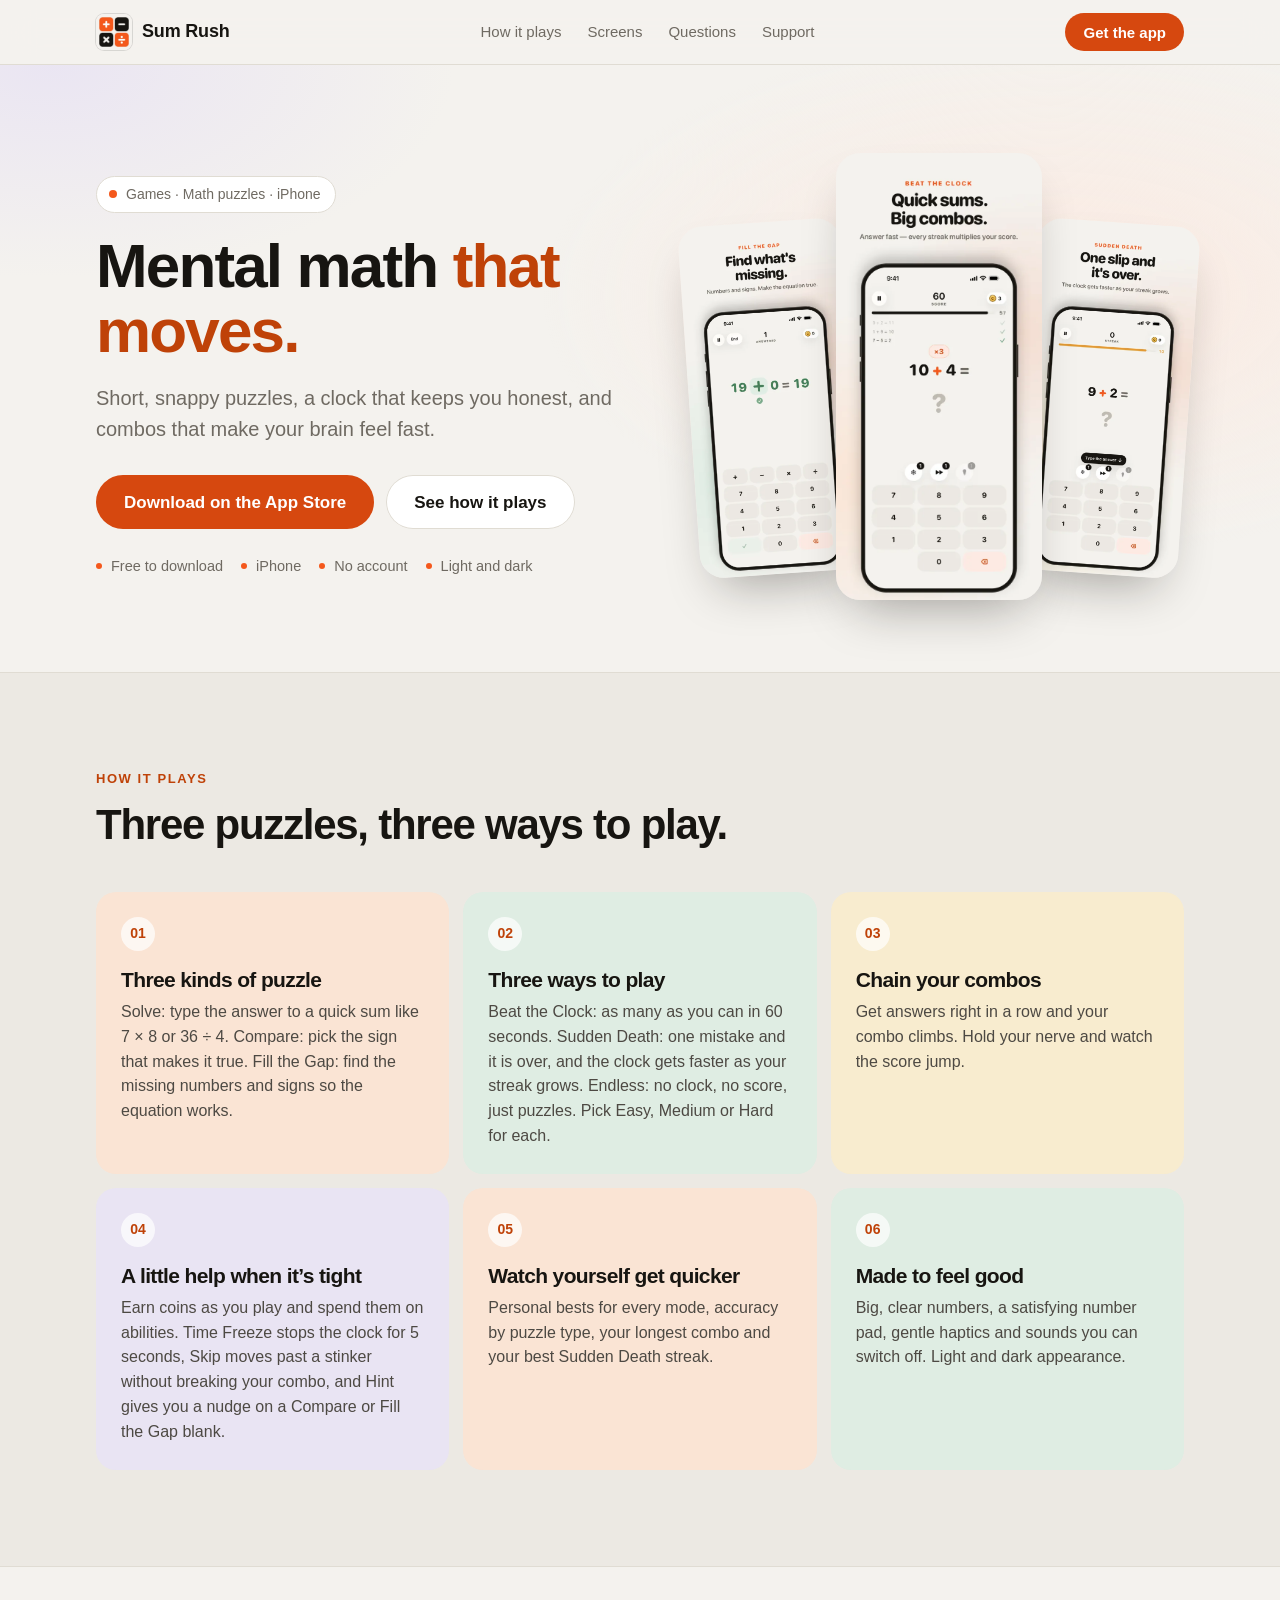
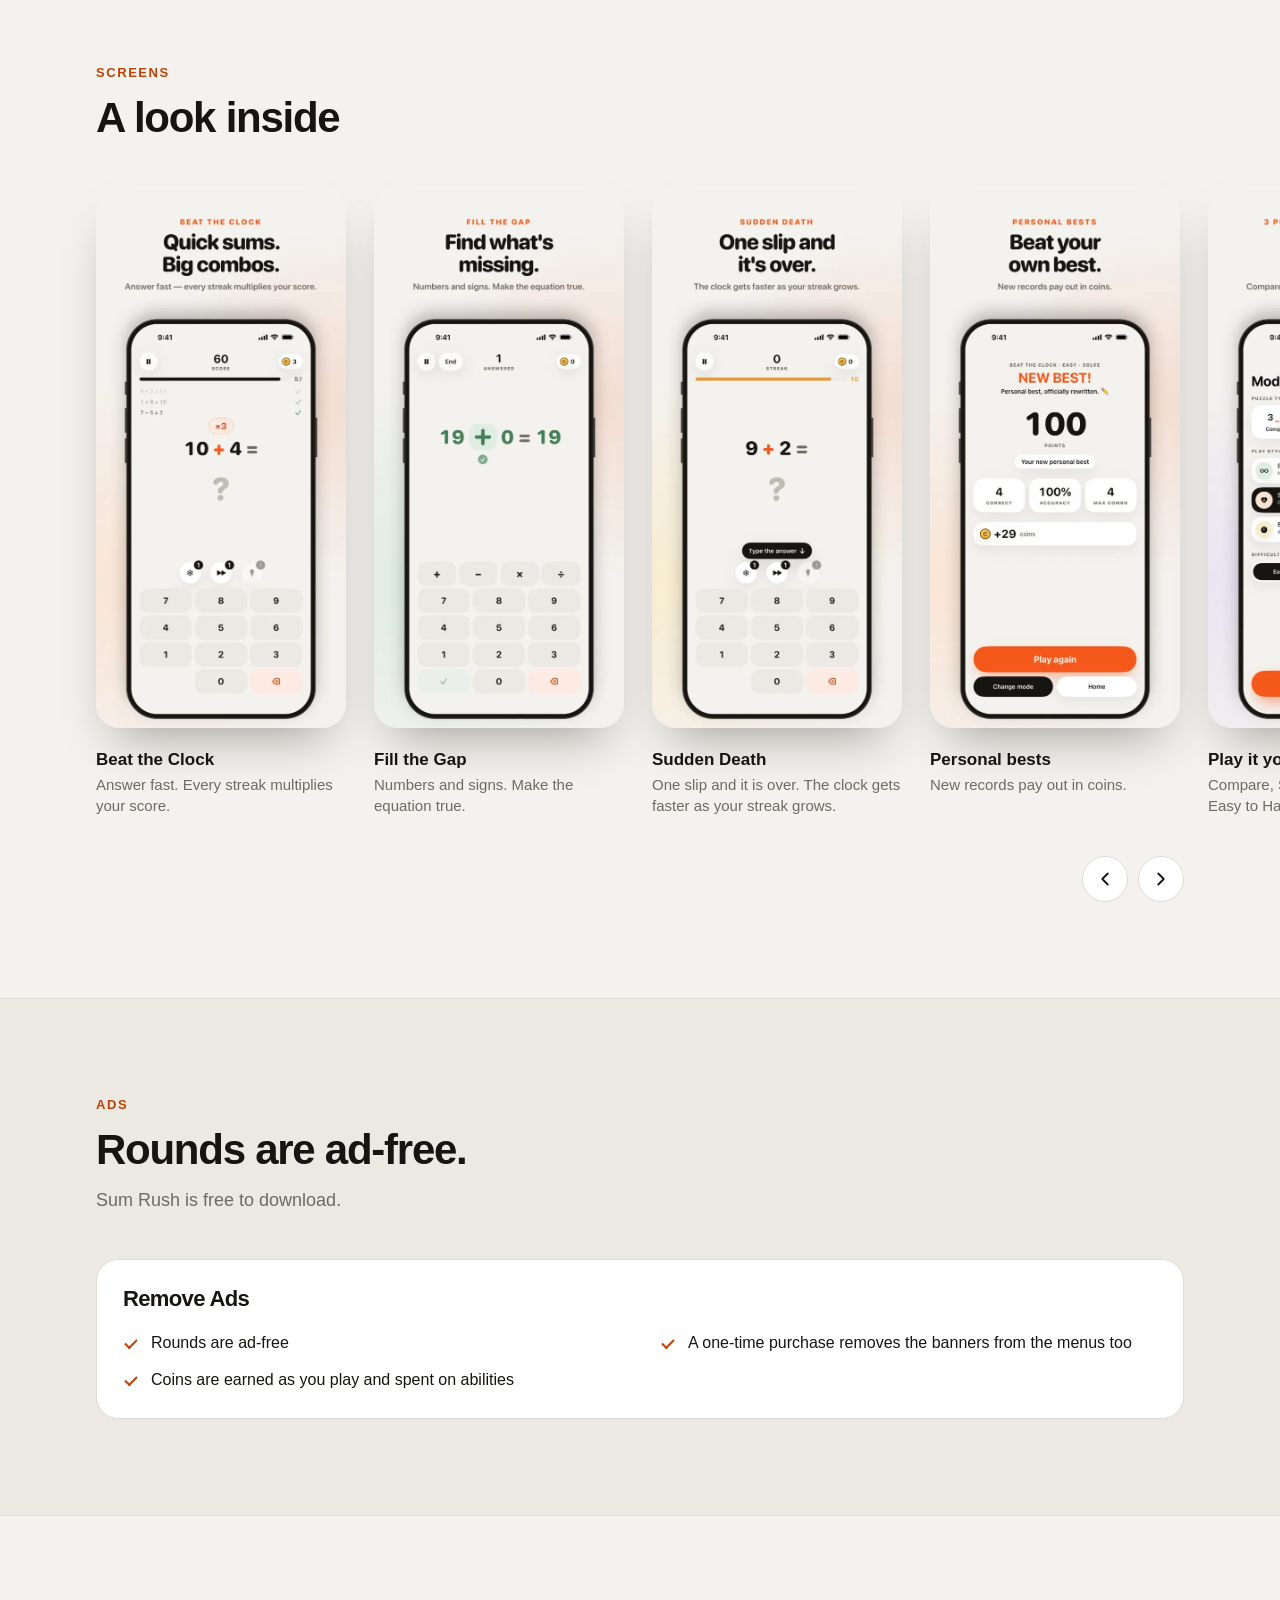
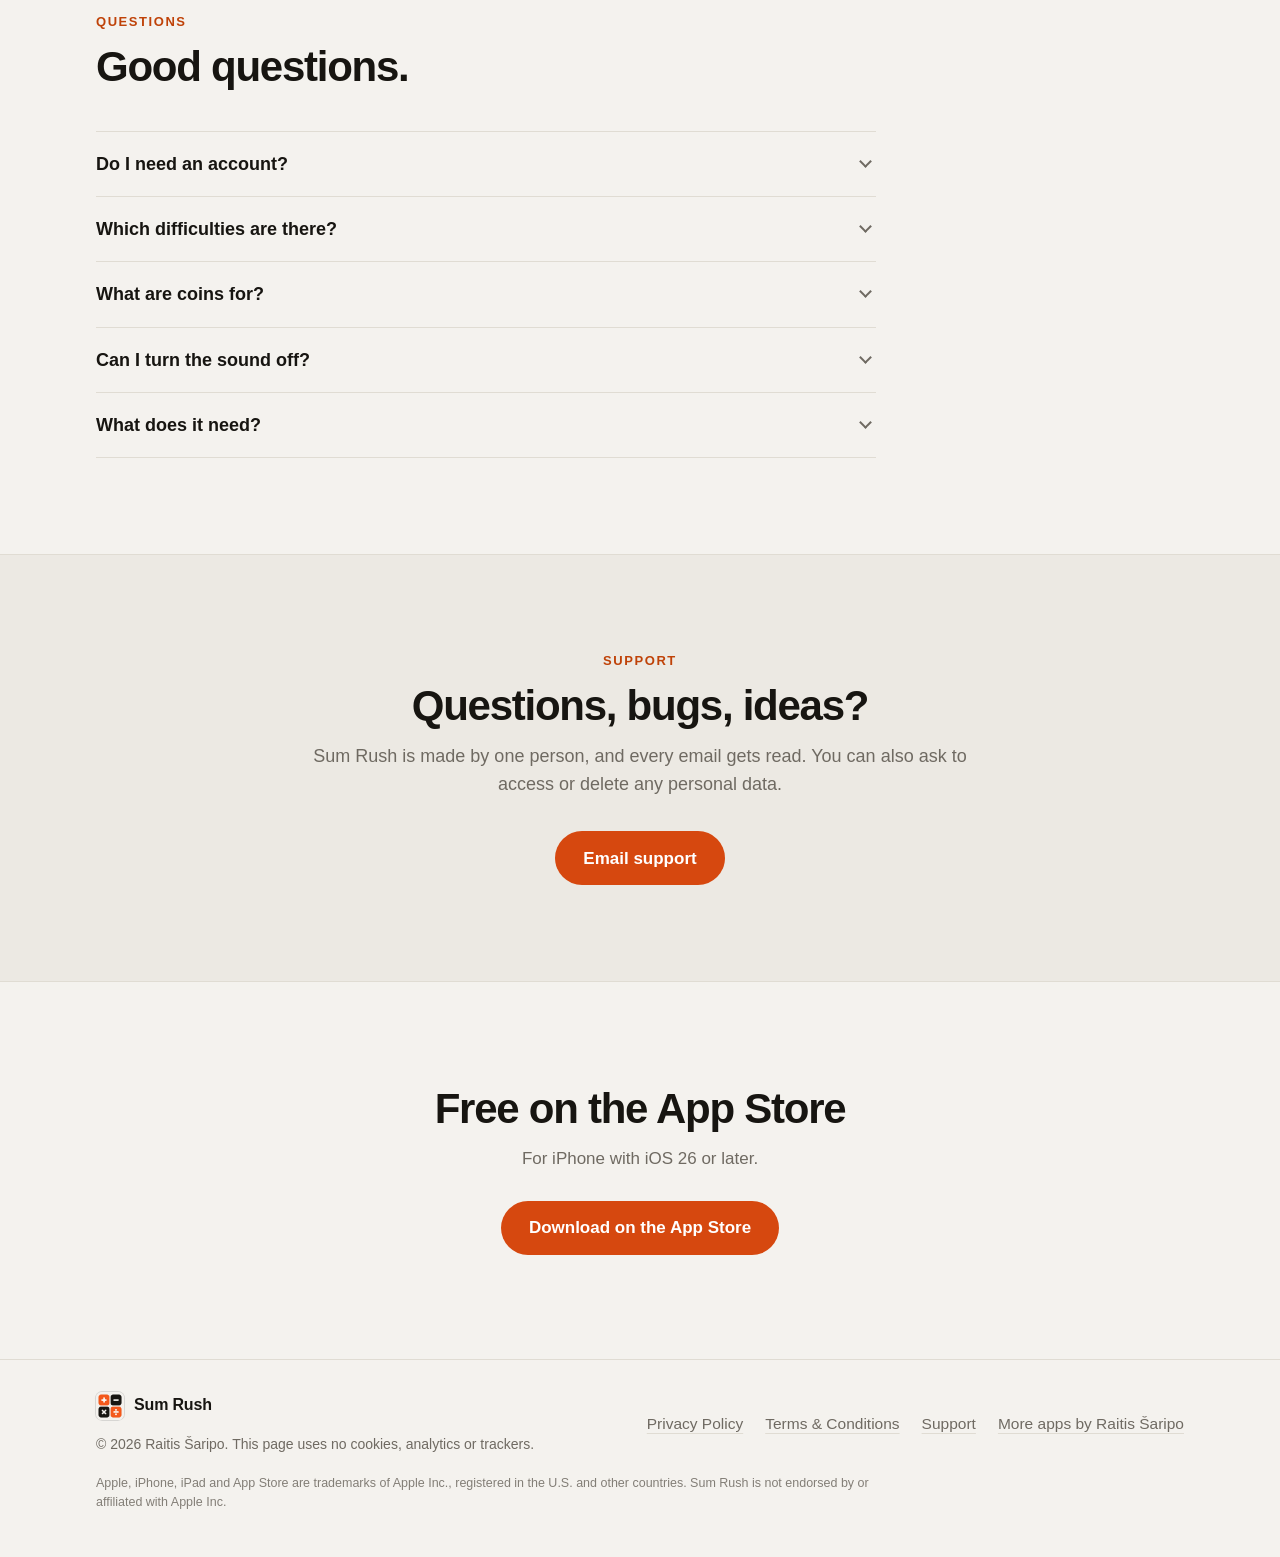
<file: index.html>
<!doctype html>
<html lang="en">
<head>
    <meta charset="utf-8" />
    <meta name="viewport" content="width=device-width, initial-scale=1, viewport-fit=cover" />
    <title>Sum Rush: Mental Math Games for iPhone</title>
    <meta name="description" content="Short, snappy mental math puzzles with a clock and combos. Solve, Compare and Fill the Gap. Free for iPhone." />
    <meta name="theme-color" content="#F4F2EE" />
    <meta name="color-scheme" content="light" />
    <meta name="apple-itunes-app" content="app-id=6811618142" />
    <link rel="canonical" href="https://raichibald.github.io/sumrush.github.io/" />

    <meta property="og:type" content="website" />
    <meta property="og:site_name" content="Sum Rush" />
    <meta property="og:title" content="Sum Rush: Mental Math Games for iPhone" />
    <meta property="og:description" content="Mental math that moves. Short puzzles, a clock that keeps you honest, and combos. Free for iPhone." />
    <meta property="og:url" content="https://raichibald.github.io/sumrush.github.io/" />
    <meta property="og:image" content="https://raichibald.github.io/sumrush.github.io/assets/og.jpg" />
    <meta property="og:image:width" content="1200" />
    <meta property="og:image:height" content="630" />
    <meta property="og:image:alt" content="Sum Rush app icon and screenshots" />
    <meta name="twitter:card" content="summary_large_image" />

    <link rel="icon" type="image/png" href="favicon.png" />
    <link rel="apple-touch-icon" href="apple-touch-icon.png" />
    <link rel="preload" as="image" href="assets/shots/01.webp" type="image/webp" />
    <link rel="stylesheet" href="styles.css" />
    <script>
        document.documentElement.classList.add("js");
    </script>
    <script type="application/ld+json">
{
        "@context": "https://schema.org",
        "@type": "SoftwareApplication",
        "name": "Sum Rush: Mental Math Games",
        "operatingSystem": "iOS 26.0 or later",
        "applicationCategory": "GameApplication",
        "description": "Short, snappy mental math puzzles with a clock and combos. Solve, Compare and Fill the Gap. Free for iPhone.",
        "url": "https://raichibald.github.io/sumrush.github.io/",
        "downloadUrl": "https://apps.apple.com/app/id6811618142",
        "image": "https://raichibald.github.io/sumrush.github.io/assets/icon-192.webp",
        "offers": {
                "@type": "Offer",
                "price": "0",
                "priceCurrency": "USD"
        },
        "author": {
                "@type": "Person",
                "name": "Raitis Šaripo",
                "url": "https://raichibald.github.io/"
        }
}
    </script>
</head>
<body id="top">
    <a class="skip" href="#main">Skip to content</a>

    <header class="site-header">
        <div class="wrap bar">
            <a class="brand" href="#top" aria-label="Sum Rush home">
                <img src="assets/icon-192.webp" width="36" height="36" alt="" />
                <span>Sum Rush</span>
            </a>
            <nav class="nav" aria-label="Primary">
                <a href="#features">How it plays</a>
                <a href="#screens">Screens</a>
                <a href="#faq">Questions</a>
                <a href="#support">Support</a>
            </nav>
            <a class="btn btn-sm" href="https://apps.apple.com/app/id6811618142">Get the app</a>
        </div>
    </header>

    <main id="main">
        <section class="hero">
            <div class="wrap hero-grid">
                <div class="hero-copy">
                    <p class="chip"><span class="dot"></span>Games · Math puzzles · iPhone</p>
                    <h1>Mental math <span class="hl">that moves.</span></h1>
                    <p class="lead">Short, snappy puzzles, a clock that keeps you honest, and combos that make your brain feel fast.</p>
                    <div class="cta-row">
                        <a class="btn btn-lg" href="https://apps.apple.com/app/id6811618142">Download on the App Store</a>
                        <a class="btn btn-lg btn-ghost" href="#features">See how it plays</a>
                    </div>
                    <ul class="facts">
                        <li>Free to download</li>
                        <li>iPhone</li>
                        <li>No account</li>
                        <li>Light and dark</li>
                    </ul>
                </div>
                <div class="stack">
                        <img src="assets/shots/02.webp" width="560" height="1217" alt="Fill the Gap: Numbers and signs. Make the equation true." decoding="async" />
                        <img src="assets/shots/01.webp" width="560" height="1217" alt="Beat the Clock: Answer fast. Every streak multiplies your score." decoding="async" />
                        <img src="assets/shots/03.webp" width="560" height="1217" alt="Sudden Death: One slip and it is over. The clock gets faster as your streak grows." decoding="async" />
                </div>
            </div>
        </section>

        <section class="section alt" id="features" aria-labelledby="features-title">
            <div class="wrap">
                <p class="eyebrow">How it plays</p>
                <h2 id="features-title">Three puzzles, three ways to play.</h2>
                <ul class="cards tinted">
                    <li class="card"><span class="num" aria-hidden="true">01</span><h3>Three kinds of puzzle</h3><p>Solve: type the answer to a quick sum like 7 × 8 or 36 ÷ 4. Compare: pick the sign that makes it true. Fill the Gap: find the missing numbers and signs so the equation works.</p></li>
                    <li class="card"><span class="num" aria-hidden="true">02</span><h3>Three ways to play</h3><p>Beat the Clock: as many as you can in 60 seconds. Sudden Death: one mistake and it is over, and the clock gets faster as your streak grows. Endless: no clock, no score, just puzzles. Pick Easy, Medium or Hard for each.</p></li>
                    <li class="card"><span class="num" aria-hidden="true">03</span><h3>Chain your combos</h3><p>Get answers right in a row and your combo climbs. Hold your nerve and watch the score jump.</p></li>
                    <li class="card"><span class="num" aria-hidden="true">04</span><h3>A little help when it&rsquo;s tight</h3><p>Earn coins as you play and spend them on abilities. Time Freeze stops the clock for 5 seconds, Skip moves past a stinker without breaking your combo, and Hint gives you a nudge on a Compare or Fill the Gap blank.</p></li>
                    <li class="card"><span class="num" aria-hidden="true">05</span><h3>Watch yourself get quicker</h3><p>Personal bests for every mode, accuracy by puzzle type, your longest combo and your best Sudden Death streak.</p></li>
                    <li class="card"><span class="num" aria-hidden="true">06</span><h3>Made to feel good</h3><p>Big, clear numbers, a satisfying number pad, gentle haptics and sounds you can switch off. Light and dark appearance.</p></li>
                </ul>
            </div>
        </section>

        <section class="section" id="screens" aria-labelledby="screens-title">
            <div class="wrap">
                <p class="eyebrow">Screens</p>
                <h2 id="screens-title">A look inside</h2>
            </div>
            <div class="gallery">
                <div class="gallery-track" tabindex="0" aria-label="Sum Rush screenshots">
                    <figure><img src="assets/shots/01.webp" width="560" height="1217" alt="Beat the Clock: Answer fast. Every streak multiplies your score." loading="lazy" decoding="async" /><figcaption><strong>Beat the Clock</strong>Answer fast. Every streak multiplies your score.</figcaption></figure>
                    <figure><img src="assets/shots/02.webp" width="560" height="1217" alt="Fill the Gap: Numbers and signs. Make the equation true." loading="lazy" decoding="async" /><figcaption><strong>Fill the Gap</strong>Numbers and signs. Make the equation true.</figcaption></figure>
                    <figure><img src="assets/shots/03.webp" width="560" height="1217" alt="Sudden Death: One slip and it is over. The clock gets faster as your streak grows." loading="lazy" decoding="async" /><figcaption><strong>Sudden Death</strong>One slip and it is over. The clock gets faster as your streak grows.</figcaption></figure>
                    <figure><img src="assets/shots/04.webp" width="560" height="1217" alt="Personal bests: New records pay out in coins." loading="lazy" decoding="async" /><figcaption><strong>Personal bests</strong>New records pay out in coins.</figcaption></figure>
                    <figure><img src="assets/shots/05.webp" width="560" height="1217" alt="Play it your way: Compare, Solve or Fill the Gap, from Easy to Hard." loading="lazy" decoding="async" /><figcaption><strong>Play it your way</strong>Compare, Solve or Fill the Gap, from Easy to Hard.</figcaption></figure>
                    <figure><img src="assets/shots/06.webp" width="560" height="1217" alt="Stats: Accuracy, streaks and bests for every mode." loading="lazy" decoding="async" /><figcaption><strong>Stats</strong>Accuracy, streaks and bests for every mode.</figcaption></figure>
                    <figure><img src="assets/shots/07.webp" width="560" height="1217" alt="Abilities: Freeze the clock, skip a stinker, get a hint." loading="lazy" decoding="async" /><figcaption><strong>Abilities</strong>Freeze the clock, skip a stinker, get a hint.</figcaption></figure>
                </div>
                <div class="wrap gallery-ctrl">
                    <button class="arrow" type="button" id="g-prev" aria-label="Previous screens"><svg viewBox="0 0 24 24" aria-hidden="true"><path d="M15 6l-6 6 6 6" /></svg></button>
                    <button class="arrow" type="button" id="g-next" aria-label="Next screens"><svg viewBox="0 0 24 24" aria-hidden="true"><path d="M9 6l6 6-6 6" /></svg></button>
                </div>
            </div>
        </section>

        <section class="section alt" id="plans" aria-labelledby="plans-title">
            <div class="wrap">
                <p class="eyebrow">Ads</p>
                <h2 id="plans-title">Rounds are ad-free.</h2>
                <p class="section-lead">Sum Rush is free to download.</p>
                <div class="plans">
                    <div class="plan">
                        <h3>Remove Ads</h3>
                        <ul class="ticks cols">
                            <li>Rounds are ad-free</li>
                            <li>A one-time purchase removes the banners from the menus too</li>
                            <li>Coins are earned as you play and spent on abilities</li>
                        </ul>
                    </div>
                </div>
            </div>
        </section>

        <section class="section" id="faq" aria-labelledby="faq-title">
            <div class="wrap">
                <p class="eyebrow">Questions</p>
                <h2 id="faq-title">Good questions.</h2>
                <div class="faq">
                    <details><summary>Do I need an account?</summary><p>No account needed. Your progress stays on your iPhone.</p></details>
                    <details><summary>Which difficulties are there?</summary><p>Easy, Medium and Hard, which you pick for each puzzle type and play style.</p></details>
                    <details><summary>What are coins for?</summary><p>You earn coins as you play and spend them on abilities: Time Freeze, Skip and Hint.</p></details>
                    <details><summary>Can I turn the sound off?</summary><p>Yes. The sounds can be switched off, and the app has light and dark appearance.</p></details>
                    <details><summary>What does it need?</summary><p>An iPhone with iOS 26 or later.</p></details>
                </div>
            </div>
        </section>

        <section class="section alt" id="support" aria-labelledby="support-title">
            <div class="wrap narrow center">
                <p class="eyebrow">Support</p>
                <h2 id="support-title">Questions, bugs, ideas?</h2>
                <p class="section-lead">
                    Sum Rush is made by one person, and every email gets read. You can also ask to access or delete any
                    personal data.
                </p>
                <p class="support-cta">
                    <a class="btn btn-lg" href="#support" data-mail>Email support</a>
                </p>
            </div>
        </section>

        <section class="final">
            <div class="wrap">
                <h2>Free on the App Store</h2>
                <p>For iPhone with iOS 26 or later.</p>
                <a class="btn btn-lg" href="https://apps.apple.com/app/id6811618142">Download on the App Store</a>
            </div>
        </section>
    </main>

    <footer class="site-footer">
        <div class="wrap foot-grid">
            <div>
                <a class="brand" href="#top">
                    <img src="assets/icon-192.webp" width="28" height="28" alt="" />
                    <span>Sum Rush</span>
                </a>
                <p class="copy">&copy; 2026 Raitis &Scaron;aripo. This page uses no cookies, analytics or trackers.</p>
            </div>
            <nav class="links" aria-label="Legal and support">
                <a href="privacy-policy.html">Privacy Policy</a>
                <a href="terms-and-conditions.html">Terms &amp; Conditions</a>
                <a href="#support">Support</a>
                <a href="https://raichibald.github.io/">More apps by Raitis &Scaron;aripo</a>
            </nav>
        </div>
        <div class="wrap">
            <p class="legal">
                Apple, iPhone, iPad and App Store are trademarks of Apple Inc., registered in the U.S. and other
                countries. Sum Rush is not endorsed by or affiliated with Apple Inc.
            </p>
        </div>
    </footer>

    <script src="script.js" defer></script>
</body>
</html>
</file>
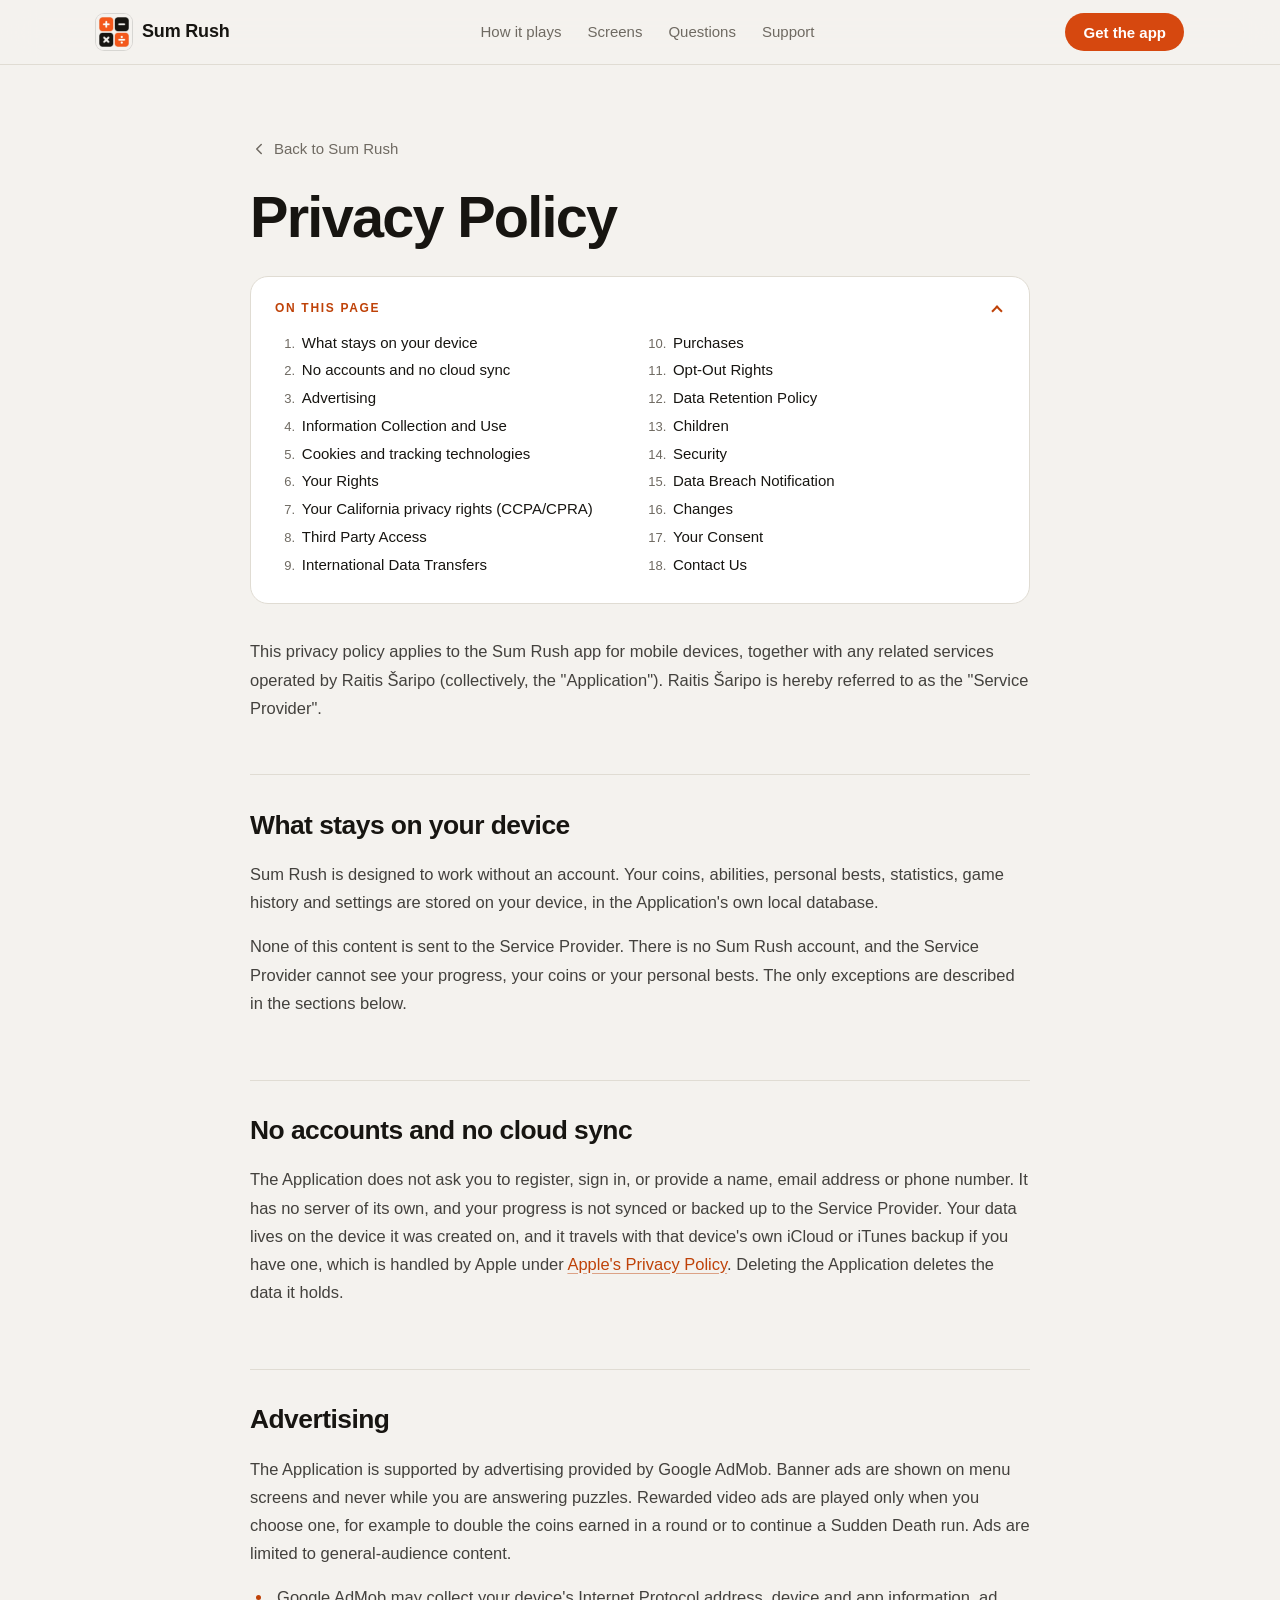
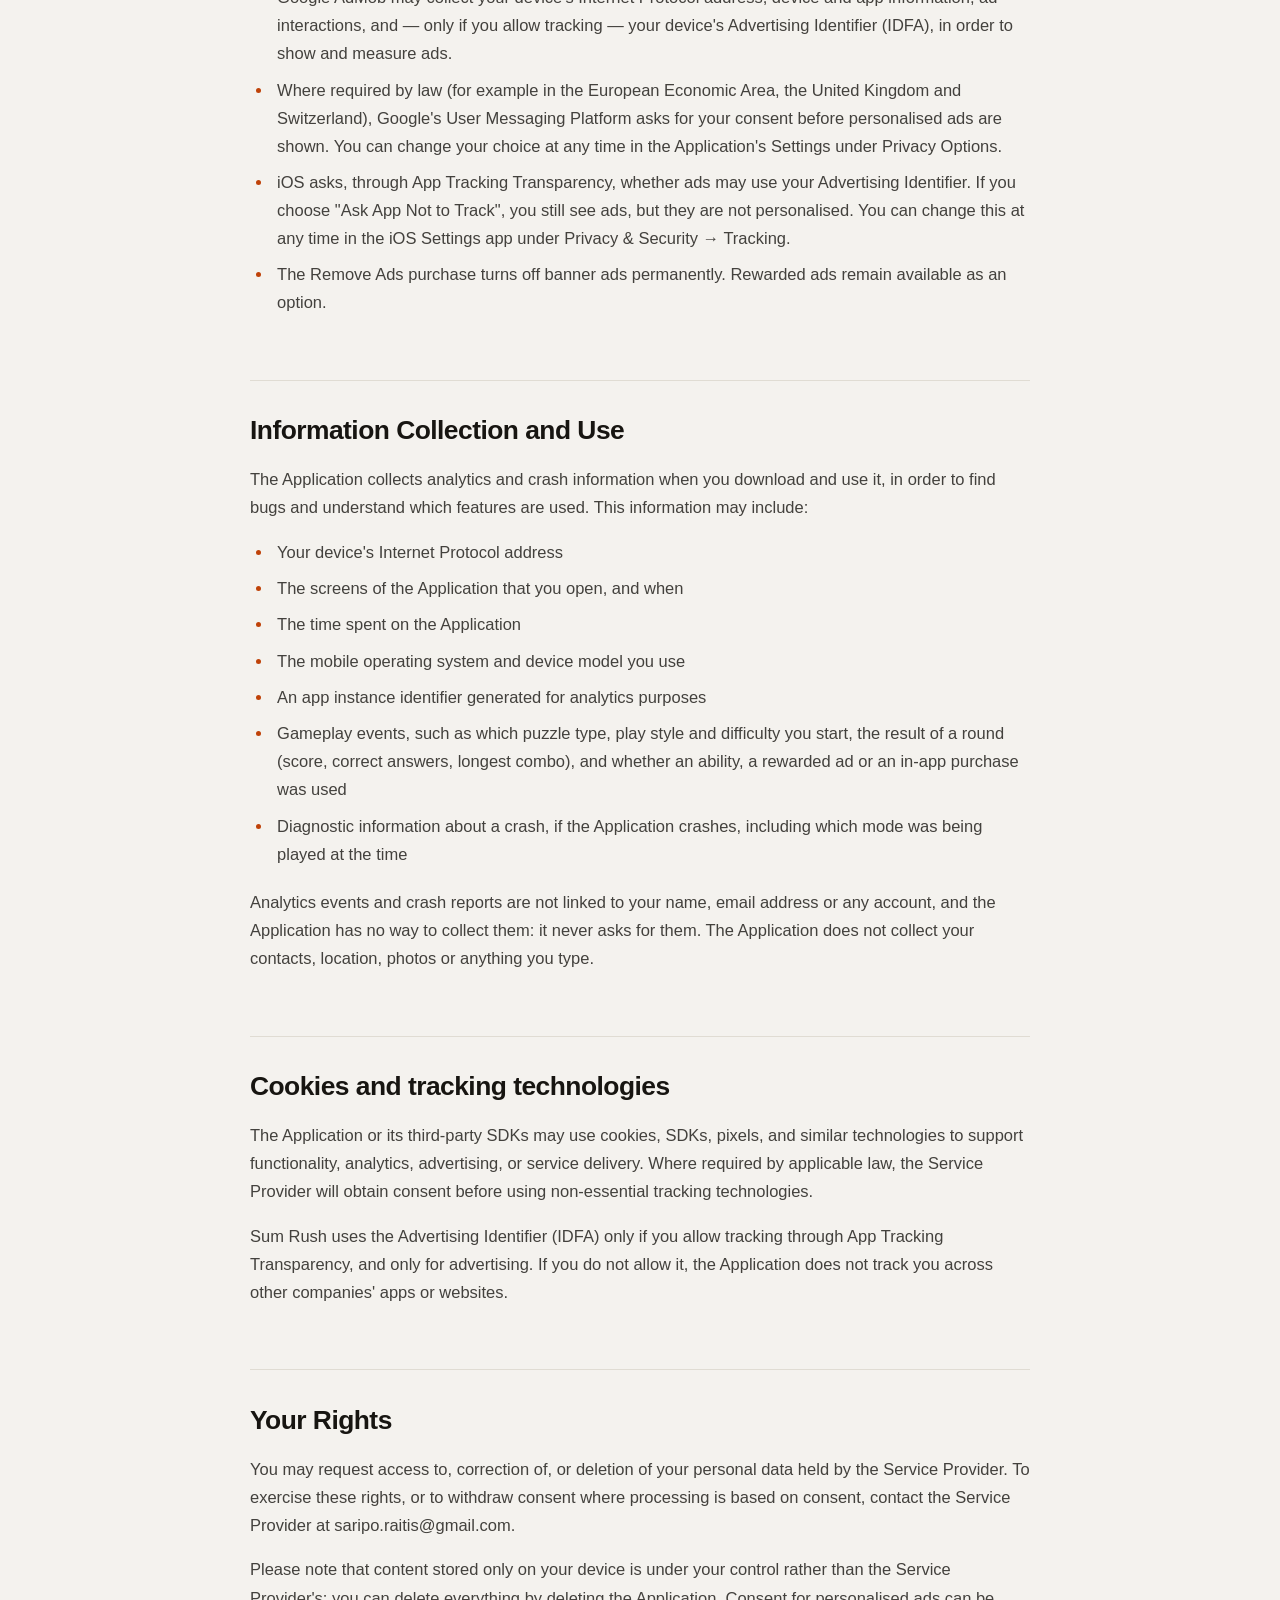
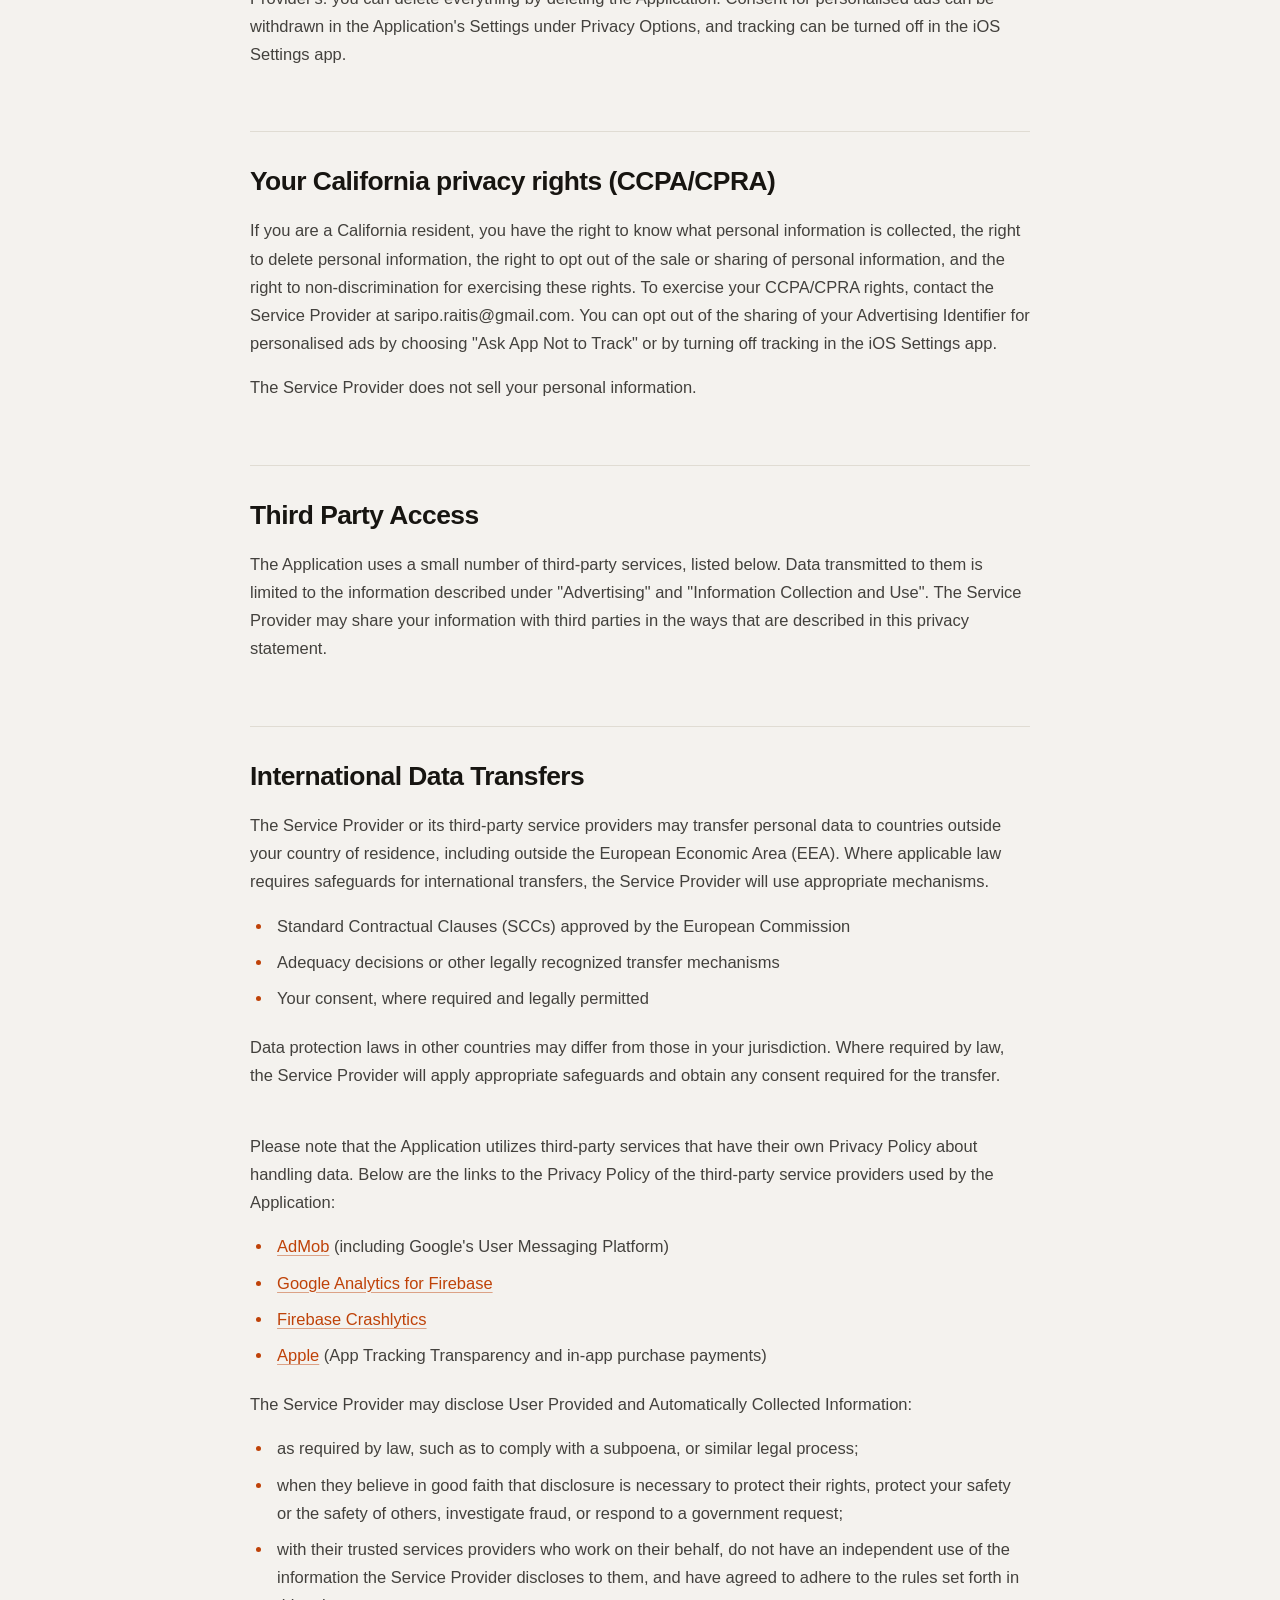
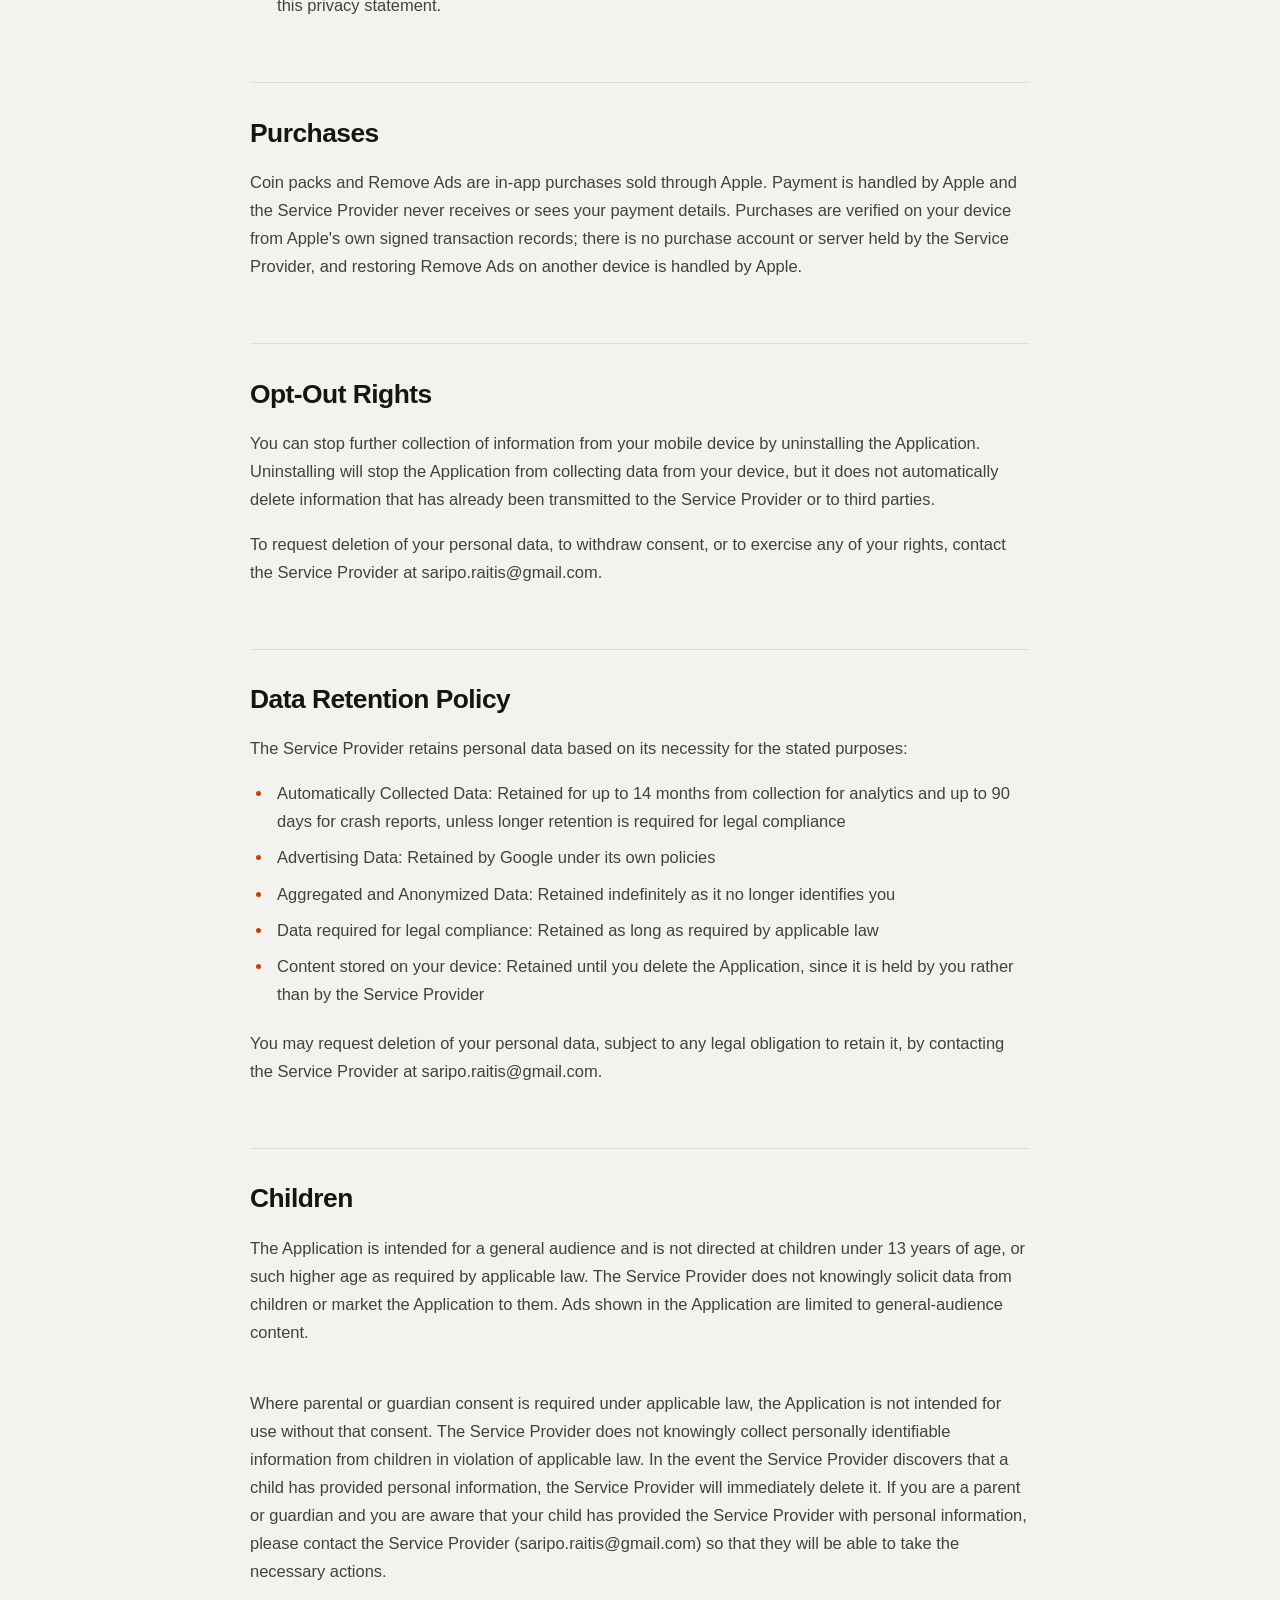
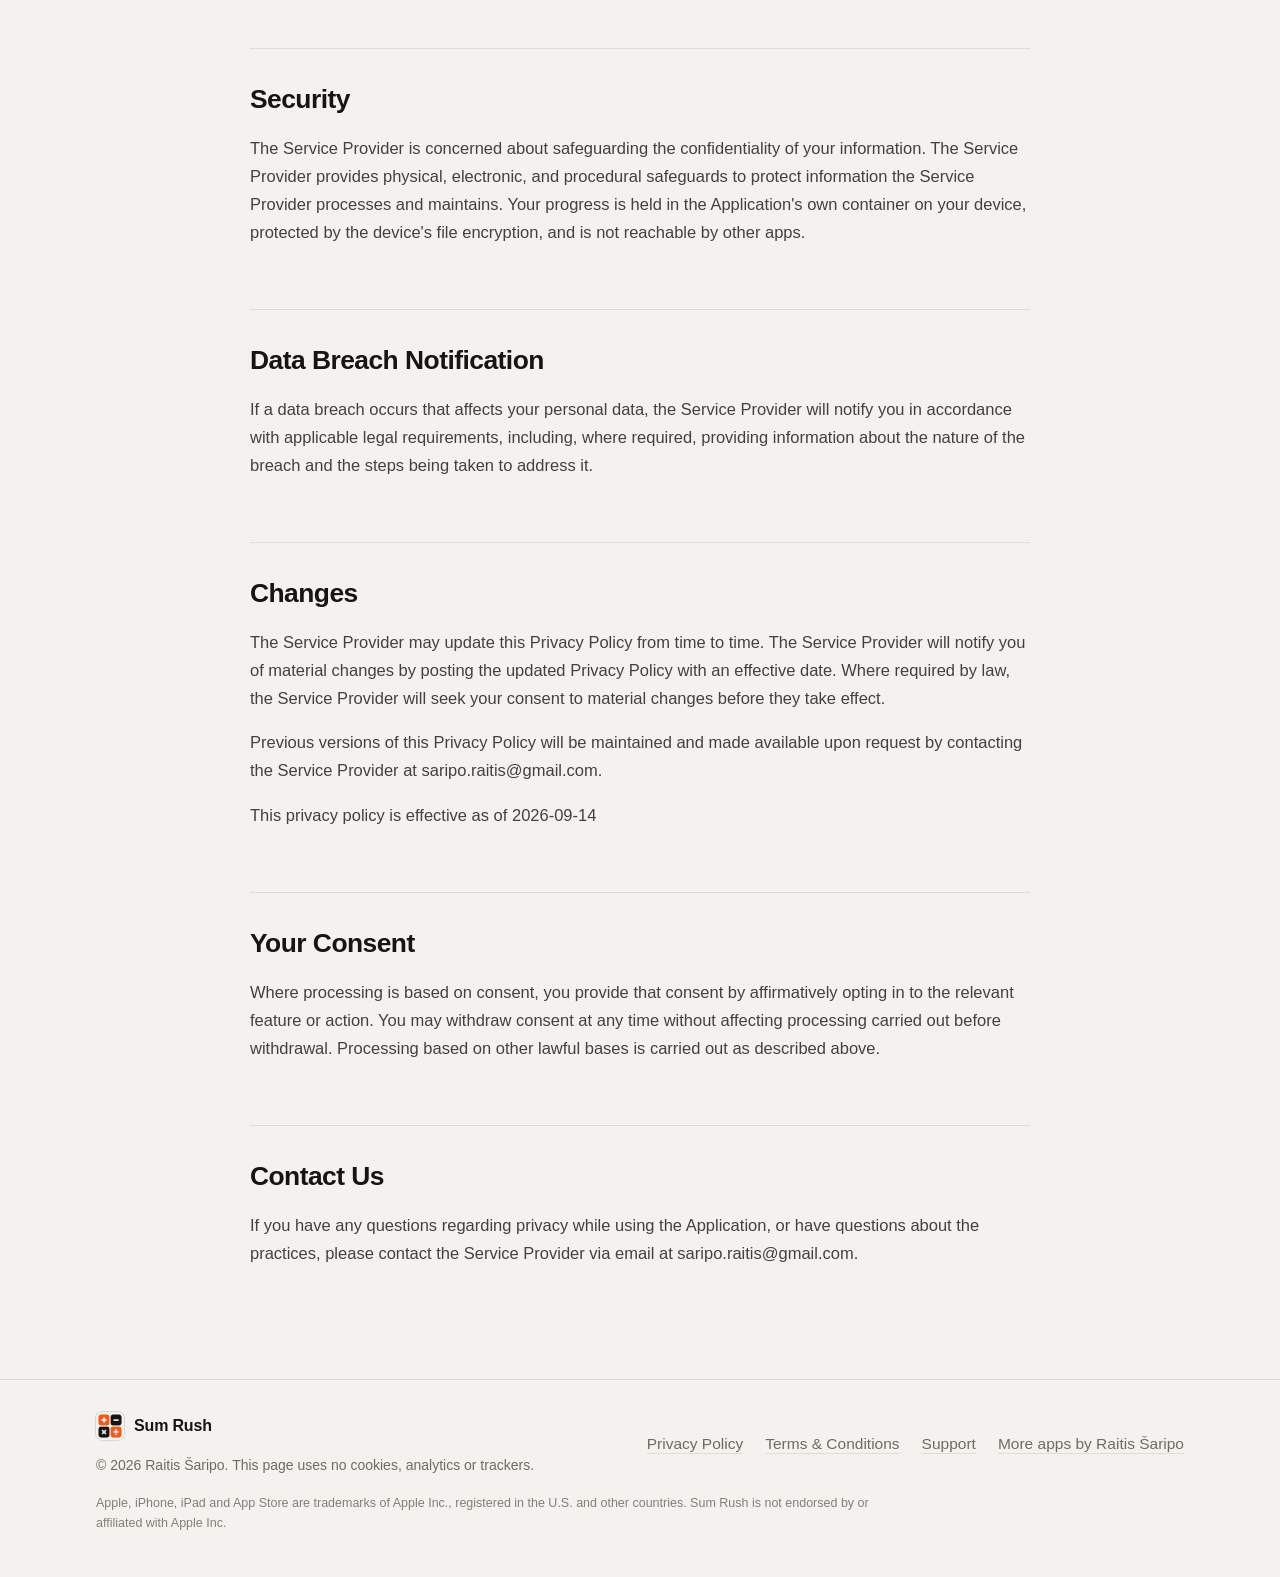
<file: privacy-policy.html>
<!doctype html>
<html lang="en">
<head>
    <meta charset="utf-8" />
    <meta name="viewport" content="width=device-width, initial-scale=1, viewport-fit=cover" />
    <title>Privacy Policy – Sum Rush</title>
    <meta name="description" content="Privacy Policy for the Sum Rush app: what stays on your device, what is collected, and your rights." />
    <meta name="theme-color" content="#F4F2EE" />
    <meta name="color-scheme" content="light" />
    <link rel="canonical" href="https://raichibald.github.io/sumrush.github.io/privacy-policy.html" />
    <link rel="icon" type="image/png" href="favicon.png" />
    <link rel="apple-touch-icon" href="apple-touch-icon.png" />
    <link rel="stylesheet" href="styles.css" />
    <link rel="stylesheet" href="legal.css" />
</head>
<body>
    <a class="skip" href="#main">Skip to content</a>

    <header class="site-header" id="top">
        <div class="wrap bar">
            <a class="brand" href="./" aria-label="Sum Rush home">
                <img src="assets/icon-192.webp" width="36" height="36" alt="" />
                <span>Sum Rush</span>
            </a>
            <nav class="nav" aria-label="Primary">
                <a href="./#features">How it plays</a>
                <a href="./#screens">Screens</a>
                <a href="./#faq">Questions</a>
                <a href="./#support">Support</a>
            </nav>
            <a class="btn btn-sm" href="https://apps.apple.com/app/id6811618142">Get the app</a>
        </div>
    </header>

    <main id="main">
        <div class="doc-wrap">
            <a class="doc-back" href="./">
                <svg viewBox="0 0 24 24" width="18" height="18" aria-hidden="true"><path d="M15 6l-6 6 6 6" /></svg>
                Back to Sum Rush
            </a>
            <article class="doc">
        <h1>Privacy Policy</h1>
                <details class="toc" data-toc open>
                    <summary>On this page</summary>
                    <ol>
                    <li><a href="#what-stays-on-your-device">What stays on your device</a></li>
                    <li><a href="#no-accounts-and-no-cloud-sync">No accounts and no cloud sync</a></li>
                    <li><a href="#advertising">Advertising</a></li>
                    <li><a href="#information-collection-and-use">Information Collection and Use</a></li>
                    <li><a href="#cookies-and-tracking-technologies">Cookies and tracking technologies</a></li>
                    <li><a href="#your-rights">Your Rights</a></li>
                    <li><a href="#your-california-privacy-rights-ccpa-cpra">Your California privacy rights (CCPA/CPRA)</a></li>
                    <li><a href="#third-party-access">Third Party Access</a></li>
                    <li><a href="#international-data-transfers">International Data Transfers</a></li>
                    <li><a href="#purchases">Purchases</a></li>
                    <li><a href="#opt-out-rights">Opt-Out Rights</a></li>
                    <li><a href="#data-retention-policy">Data Retention Policy</a></li>
                    <li><a href="#children">Children</a></li>
                    <li><a href="#security">Security</a></li>
                    <li><a href="#data-breach-notification">Data Breach Notification</a></li>
                    <li><a href="#changes">Changes</a></li>
                    <li><a href="#your-consent">Your Consent</a></li>
                    <li><a href="#contact-us">Contact Us</a></li>
                    </ol>
                </details>

        <p>
            This privacy policy applies to the Sum Rush app for mobile devices, together with any related services
            operated by Raitis Šaripo (collectively, the "Application"). Raitis Šaripo is hereby referred to as the
            "Service Provider".
        </p>
        <br /><h2 id="what-stays-on-your-device">What stays on your device</h2>
        <p>
            Sum Rush is designed to work without an account. Your coins, abilities, personal bests, statistics, game
            history and settings are stored on your device, in the Application's own local database.
        </p>
        <p>
            None of this content is sent to the Service Provider. There is no Sum Rush account, and the Service
            Provider cannot see your progress, your coins or your personal bests. The only exceptions are described in
            the sections below.
        </p>
        <br /><h2 id="no-accounts-and-no-cloud-sync">No accounts and no cloud sync</h2>
        <p>
            The Application does not ask you to register, sign in, or provide a name, email address or phone number. It
            has no server of its own, and your progress is not synced or backed up to the Service Provider. Your data
            lives on the device it was created on, and it travels with that device's own iCloud or iTunes backup if you
            have one, which is handled by Apple under
            <a href="https://www.apple.com/legal/privacy/" target="_blank" rel="noopener noreferrer"
                >Apple's Privacy Policy</a
            >. Deleting the Application deletes the data it holds.
        </p>
        <br /><h2 id="advertising">Advertising</h2>
        <p>
            The Application is supported by advertising provided by Google AdMob. Banner ads are shown on menu screens
            and never while you are answering puzzles. Rewarded video ads are played only when you choose one, for
            example to double the coins earned in a round or to continue a Sudden Death run. Ads are limited to
            general-audience content.
        </p>
        <ul>
            <li>
                Google AdMob may collect your device's Internet Protocol address, device and app information, ad
                interactions, and — only if you allow tracking — your device's Advertising Identifier (IDFA), in order
                to show and measure ads.
            </li>
            <li>
                Where required by law (for example in the European Economic Area, the United Kingdom and Switzerland),
                Google's User Messaging Platform asks for your consent before personalised ads are shown. You can
                change your choice at any time in the Application's Settings under Privacy Options.
            </li>
            <li>
                iOS asks, through App Tracking Transparency, whether ads may use your Advertising Identifier. If you
                choose "Ask App Not to Track", you still see ads, but they are not personalised. You can change this at
                any time in the iOS Settings app under Privacy &amp; Security → Tracking.
            </li>
            <li>
                The Remove Ads purchase turns off banner ads permanently. Rewarded ads remain available as an option.
            </li>
        </ul>
        <br /><h2 id="information-collection-and-use">Information Collection and Use</h2>
        <p>
            The Application collects analytics and crash information when you download and use it, in order to find
            bugs and understand which features are used. This information may include:
        </p>
        <ul>
            <li>Your device's Internet Protocol address</li>
            <li>The screens of the Application that you open, and when</li>
            <li>The time spent on the Application</li>
            <li>The mobile operating system and device model you use</li>
            <li>An app instance identifier generated for analytics purposes</li>
            <li>
                Gameplay events, such as which puzzle type, play style and difficulty you start, the result of a round
                (score, correct answers, longest combo), and whether an ability, a rewarded ad or an in-app purchase
                was used
            </li>
            <li>
                Diagnostic information about a crash, if the Application crashes, including which mode was being
                played at the time
            </li>
        </ul>
        <p>
            Analytics events and crash reports are not linked to your name, email address or any account, and the
            Application has no way to collect them: it never asks for them. The Application does not collect your
            contacts, location, photos or anything you type.
        </p>
        <br /><h2 id="cookies-and-tracking-technologies">Cookies and tracking technologies</h2>
        <p>
            The Application or its third-party SDKs may use cookies, SDKs, pixels, and similar technologies to support
            functionality, analytics, advertising, or service delivery. Where required by applicable law, the Service
            Provider will obtain consent before using non-essential tracking technologies.
        </p>
        <p>
            Sum Rush uses the Advertising Identifier (IDFA) only if you allow tracking through App Tracking
            Transparency, and only for advertising. If you do not allow it, the Application does not track you across
            other companies' apps or websites.
        </p>
        <br /><h2 id="your-rights">Your Rights</h2>
        <p>
            You may request access to, correction of, or deletion of your personal data held by the Service Provider.
            To exercise these rights, or to withdraw consent where processing is based on consent, contact the Service
            Provider at saripo.raitis@gmail.com.
        </p>
        <p>
            Please note that content stored only on your device is under your control rather than the Service
            Provider's: you can delete everything by deleting the Application. Consent for personalised ads can be
            withdrawn in the Application's Settings under Privacy Options, and tracking can be turned off in the iOS
            Settings app.
        </p>
        <br /><h2 id="your-california-privacy-rights-ccpa-cpra">Your California privacy rights (CCPA/CPRA)</h2>
        <p>
            If you are a California resident, you have the right to know what personal information is collected, the
            right to delete personal information, the right to opt out of the sale or sharing of personal information,
            and the right to non-discrimination for exercising these rights. To exercise your CCPA/CPRA rights, contact
            the Service Provider at saripo.raitis@gmail.com. You can opt out of the sharing of your Advertising
            Identifier for personalised ads by choosing "Ask App Not to Track" or by turning off tracking in the iOS
            Settings app.
        </p>
        <p>The Service Provider does not sell your personal information.</p>
        <br /><h2 id="third-party-access">Third Party Access</h2>
        <p>
            The Application uses a small number of third-party services, listed below. Data transmitted to them is
            limited to the information described under "Advertising" and "Information Collection and Use". The Service
            Provider may share your information with third parties in the ways that are described in this privacy
            statement.
        </p>
        <br /><h2 id="international-data-transfers">International Data Transfers</h2>
        <p>
            The Service Provider or its third-party service providers may transfer personal data to countries outside
            your country of residence, including outside the European Economic Area (EEA). Where applicable law
            requires safeguards for international transfers, the Service Provider will use appropriate mechanisms.
        </p>
        <ul>
            <li>Standard Contractual Clauses (SCCs) approved by the European Commission</li>
            <li>Adequacy decisions or other legally recognized transfer mechanisms</li>
            <li>Your consent, where required and legally permitted</li>
        </ul>
        <p>
            Data protection laws in other countries may differ from those in your jurisdiction. Where required by law,
            the Service Provider will apply appropriate safeguards and obtain any consent required for the transfer.
        </p>
        <div>
            <br />
            <p>
                Please note that the Application utilizes third-party services that have their own Privacy Policy about
                handling data. Below are the links to the Privacy Policy of the third-party service providers used by
                the Application:
            </p>
            <ul>
                <li>
                    <a href="https://support.google.com/admob/answer/6128543" target="_blank" rel="noopener noreferrer"
                        >AdMob</a
                    >
                    (including Google's User Messaging Platform)
                </li>
                <li>
                    <a href="https://firebase.google.com/support/privacy" target="_blank" rel="noopener noreferrer"
                        >Google Analytics for Firebase</a
                    >
                </li>
                <li>
                    <a href="https://firebase.google.com/support/privacy/" target="_blank" rel="noopener noreferrer"
                        >Firebase Crashlytics</a
                    >
                </li>
                <li>
                    <a href="https://www.apple.com/legal/privacy/" target="_blank" rel="noopener noreferrer">Apple</a>
                    (App Tracking Transparency and in-app purchase payments)
                </li>
            </ul>
        </div>
        <br />
        <p>The Service Provider may disclose User Provided and Automatically Collected Information:</p>
        <ul>
            <li>as required by law, such as to comply with a subpoena, or similar legal process;</li>
            <li>
                when they believe in good faith that disclosure is necessary to protect their rights, protect your
                safety or the safety of others, investigate fraud, or respond to a government request;
            </li>
            <li>
                with their trusted services providers who work on their behalf, do not have an independent use of the
                information the Service Provider discloses to them, and have agreed to adhere to the rules set forth in
                this privacy statement.
            </li>
        </ul>
        <p></p>
        <br /><h2 id="purchases">Purchases</h2>
        <p>
            Coin packs and Remove Ads are in-app purchases sold through Apple. Payment is handled by Apple and the
            Service Provider never receives or sees your payment details. Purchases are verified on your device from
            Apple's own signed transaction records; there is no purchase account or server held by the Service
            Provider, and restoring Remove Ads on another device is handled by Apple.
        </p>
        <br /><h2 id="opt-out-rights">Opt-Out Rights</h2>
        <div>
            <p>
                You can stop further collection of information from your mobile device by uninstalling the Application.
                Uninstalling will stop the Application from collecting data from your device, but it does not
                automatically delete information that has already been transmitted to the Service Provider or to third
                parties.
            </p>
        </div>
        
        <p>
            To request deletion of your personal data, to withdraw consent, or to exercise any of your rights, contact
            the Service Provider at saripo.raitis@gmail.com.
        </p>
        <br /><h2 id="data-retention-policy">Data Retention Policy</h2>
        <p>The Service Provider retains personal data based on its necessity for the stated purposes:</p>
        <ul>
            <li>
                Automatically Collected Data: Retained for up to 14 months from collection for analytics and up to 90
                days for crash reports, unless longer retention is required for legal compliance
            </li>
            <li>Advertising Data: Retained by Google under its own policies</li>
            <li>Aggregated and Anonymized Data: Retained indefinitely as it no longer identifies you</li>
            <li>Data required for legal compliance: Retained as long as required by applicable law</li>
            <li>
                Content stored on your device: Retained until you delete the Application, since it is held by you
                rather than by the Service Provider
            </li>
        </ul>
        <p>
            You may request deletion of your personal data, subject to any legal obligation to retain it, by contacting
            the Service Provider at saripo.raitis@gmail.com.
        </p>
        <br /><h2 id="children">Children</h2>
        <p>
            The Application is intended for a general audience and is not directed at children under 13 years of age,
            or such higher age as required by applicable law. The Service Provider does not knowingly solicit data from
            children or market the Application to them. Ads shown in the Application are limited to general-audience
            content.
        </p>
        <div>
            <br />
            <p>
                Where parental or guardian consent is required under applicable law, the Application is not intended
                for use without that consent. The Service Provider does not knowingly collect personally identifiable
                information from children in violation of applicable law. In the event the Service Provider discovers
                that a child has provided personal information, the Service Provider will immediately delete it. If you
                are a parent or guardian and you are aware that your child has provided the Service Provider with
                personal information, please contact the Service Provider (saripo.raitis@gmail.com) so that they will be
                able to take the necessary actions.
            </p>
        </div>
        <br /><h2 id="security">Security</h2>
        <p>
            The Service Provider is concerned about safeguarding the confidentiality of your information. The Service
            Provider provides physical, electronic, and procedural safeguards to protect information the Service
            Provider processes and maintains. Your progress is held in the Application's own container on your device,
            protected by the device's file encryption, and is not reachable by other apps.
        </p>
        <br /><h2 id="data-breach-notification">Data Breach Notification</h2>
        <p>
            If a data breach occurs that affects your personal data, the Service Provider will notify you in accordance
            with applicable legal requirements, including, where required, providing information about the nature of
            the breach and the steps being taken to address it.
        </p>
        <br /><h2 id="changes">Changes</h2>
        <p>
            The Service Provider may update this Privacy Policy from time to time. The Service Provider will notify you
            of material changes by posting the updated Privacy Policy with an effective date. Where required by law,
            the Service Provider will seek your consent to material changes before they take effect.
        </p>
        <br />
        <p>
            Previous versions of this Privacy Policy will be maintained and made available upon request by contacting
            the Service Provider at saripo.raitis@gmail.com.
        </p>
        <br />
        <p>This privacy policy is effective as of 2026-09-14</p>
        <br /><h2 id="your-consent">Your Consent</h2>
        <p>
            Where processing is based on consent, you provide that consent by affirmatively opting in to the relevant
            feature or action. You may withdraw consent at any time without affecting processing carried out before
            withdrawal. Processing based on other lawful bases is carried out as described above.
        </p>
        <br /><h2 id="contact-us">Contact Us</h2>
        <p>
            If you have any questions regarding privacy while using the Application, or have questions about the
            practices, please contact the Service Provider via email at saripo.raitis@gmail.com.
        </p>
    
            </article>
        </div>
    </main>

    <footer class="site-footer">
        <div class="wrap foot-grid">
            <div>
                <a class="brand" href="./">
                    <img src="assets/icon-192.webp" width="28" height="28" alt="" />
                    <span>Sum Rush</span>
                </a>
                <p class="copy">&copy; 2026 Raitis &Scaron;aripo. This page uses no cookies, analytics or trackers.</p>
            </div>
            <nav class="links" aria-label="Legal and support">
                <a href="privacy-policy.html">Privacy Policy</a>
                <a href="terms-and-conditions.html">Terms &amp; Conditions</a>
                <a href="./#support">Support</a>
                <a href="https://raichibald.github.io/">More apps by Raitis &Scaron;aripo</a>
            </nav>
        </div>
        <div class="wrap">
            <p class="legal">
                Apple, iPhone, iPad and App Store are trademarks of Apple Inc., registered in the U.S. and other
                countries. Sum Rush is not endorsed by or affiliated with Apple Inc.
            </p>
        </div>
    </footer>

    <script src="script.js" defer></script>
</body>
</html>
</file>
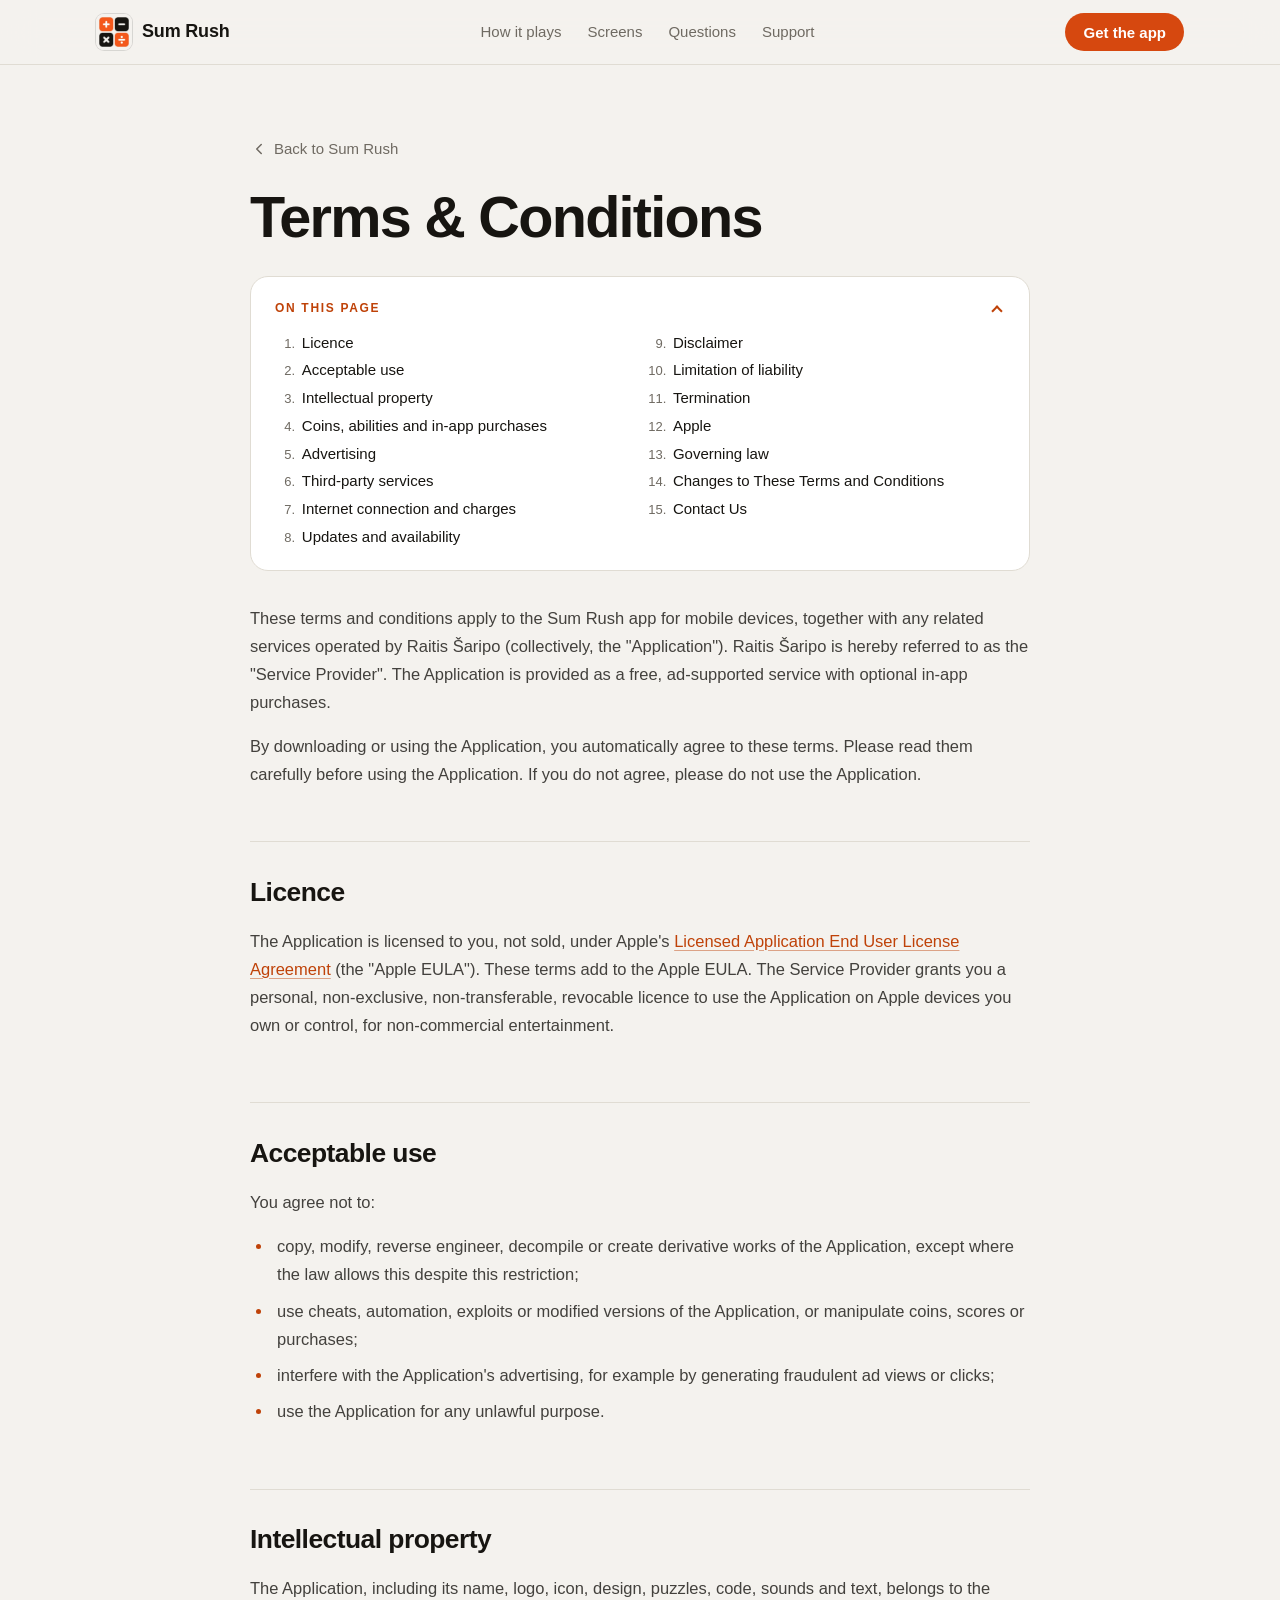
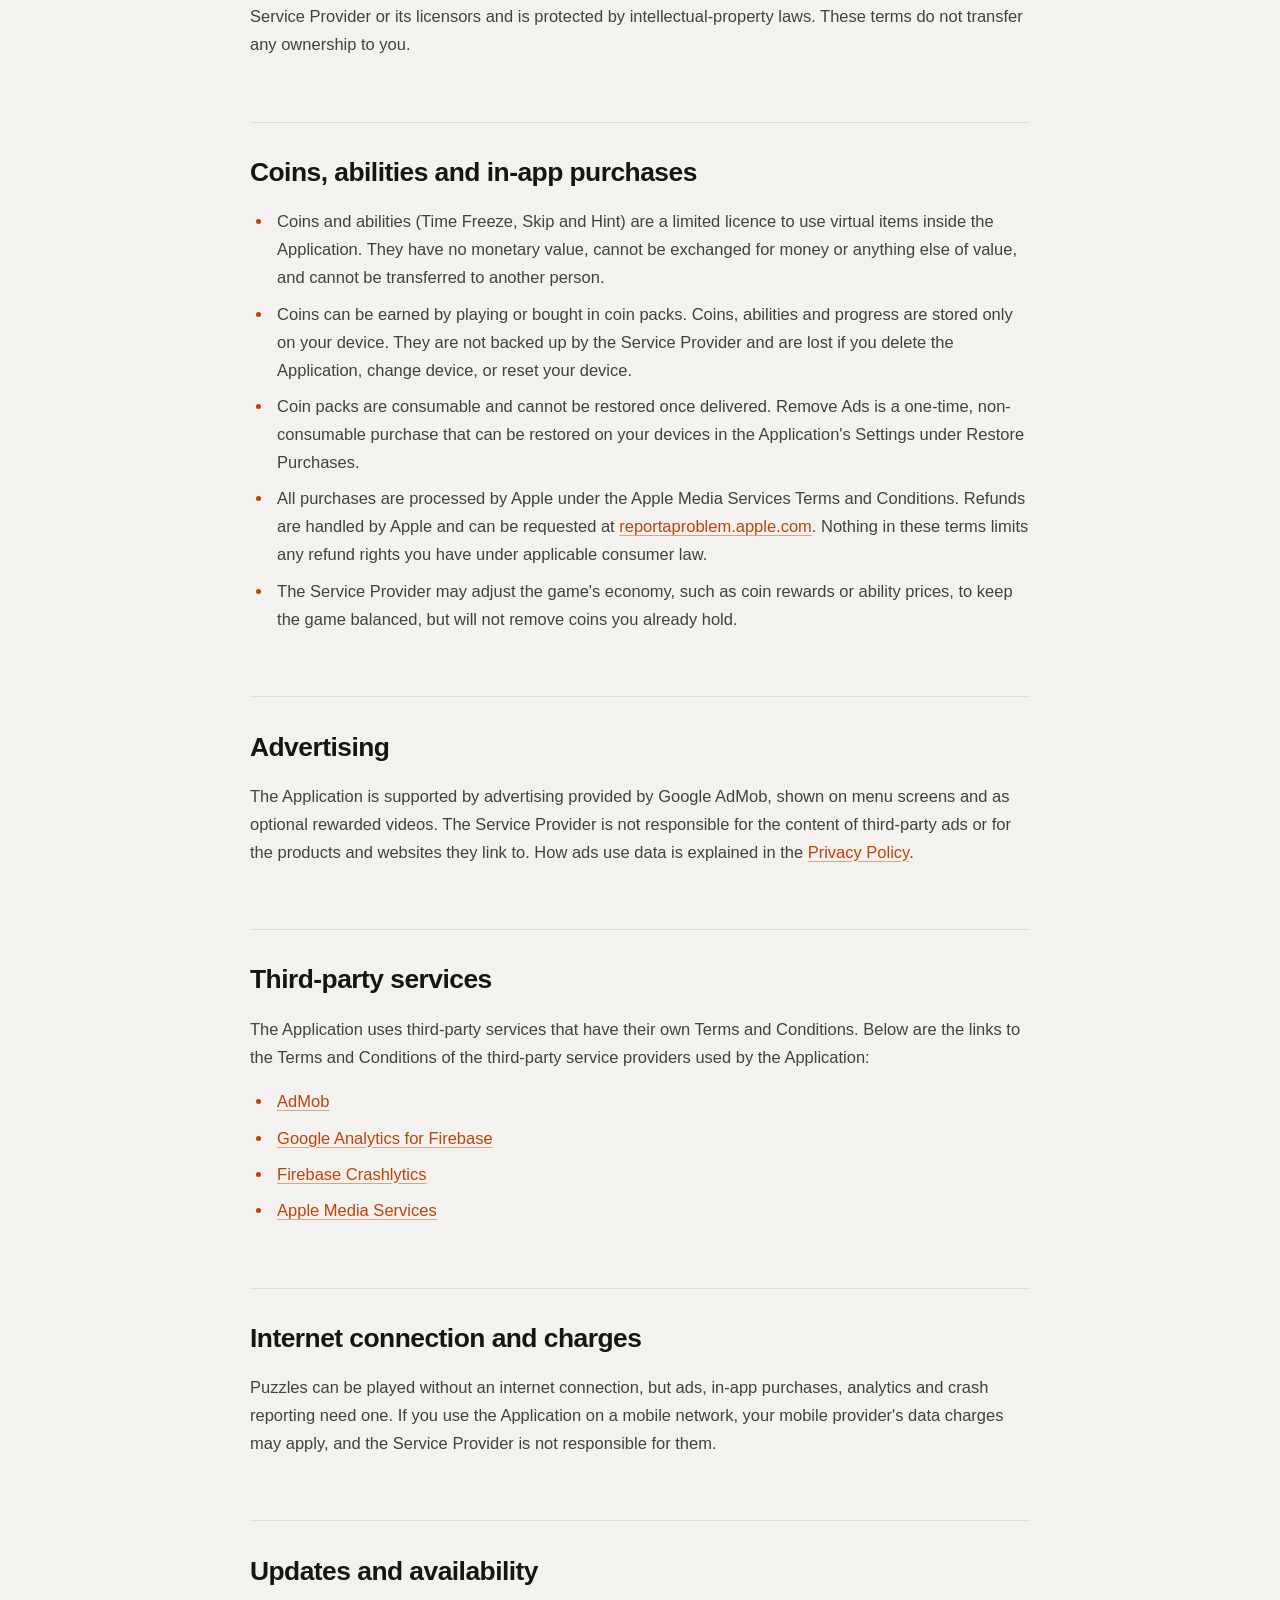
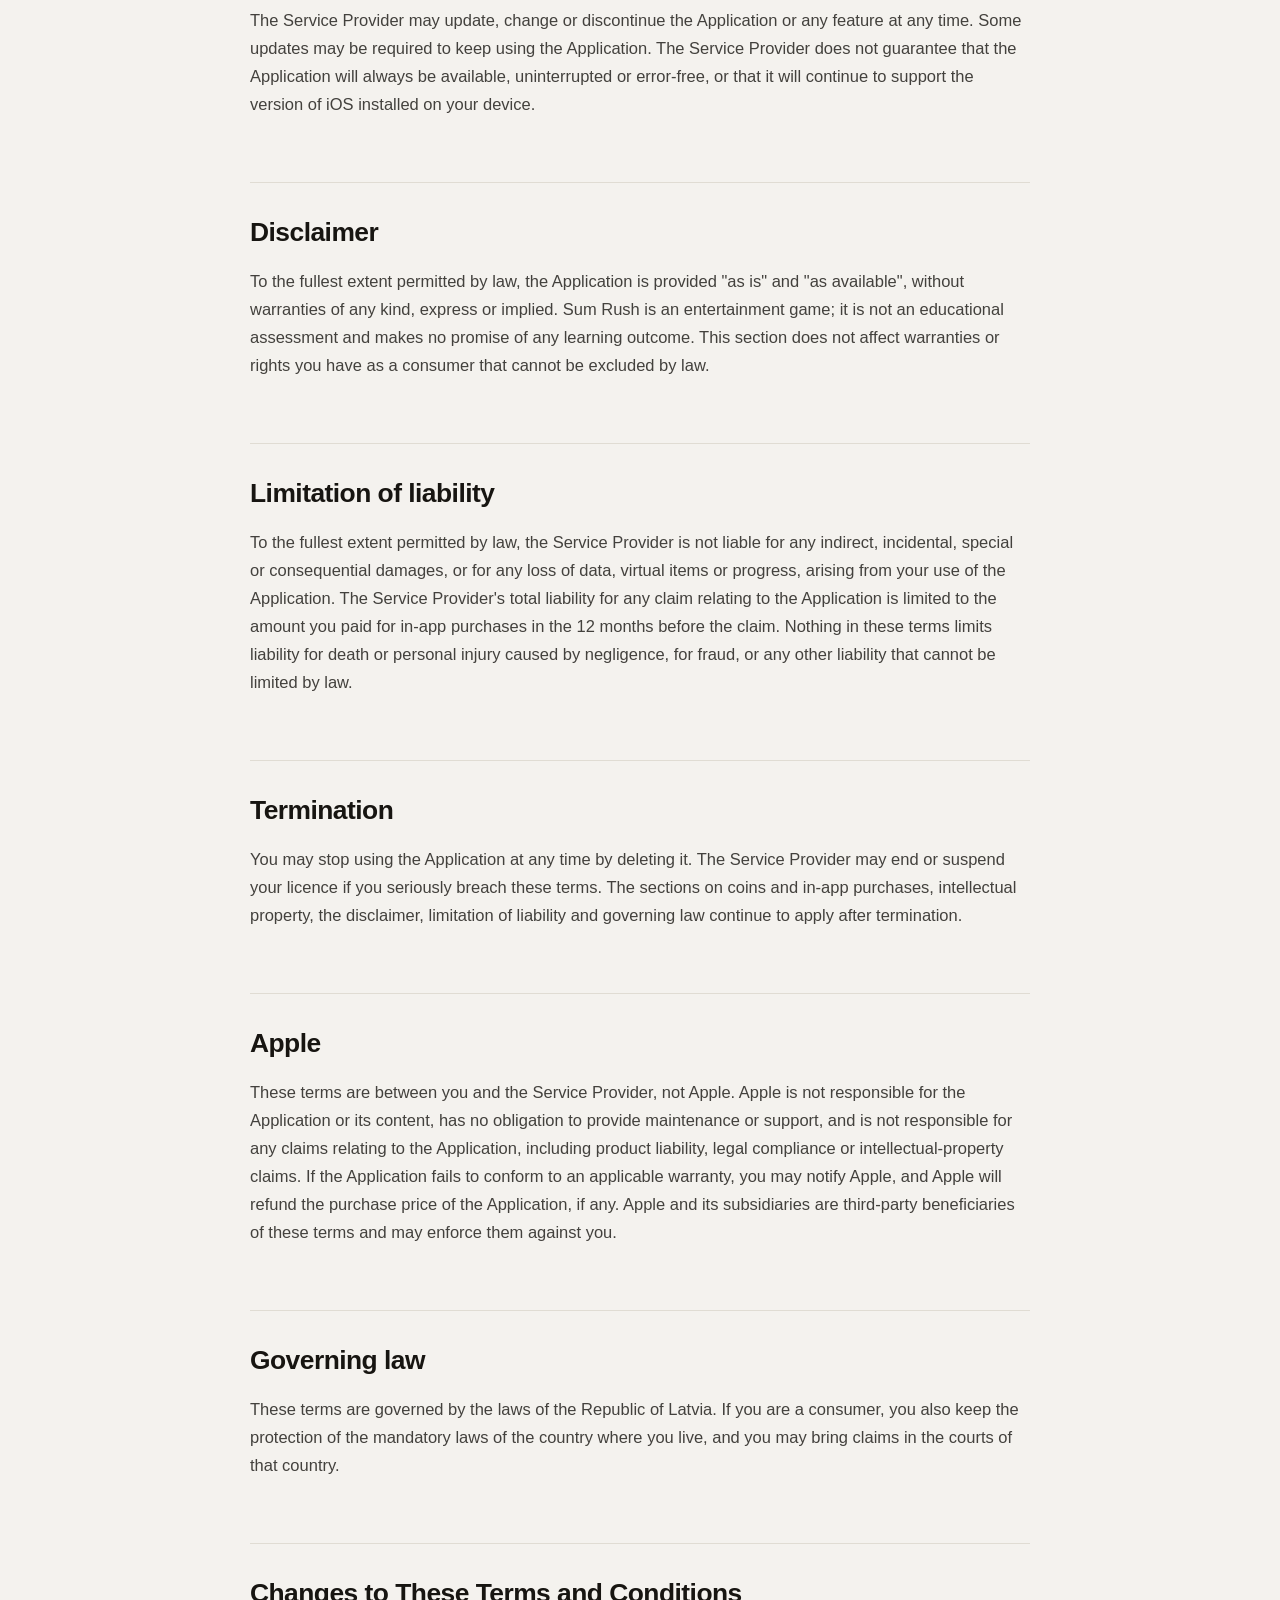
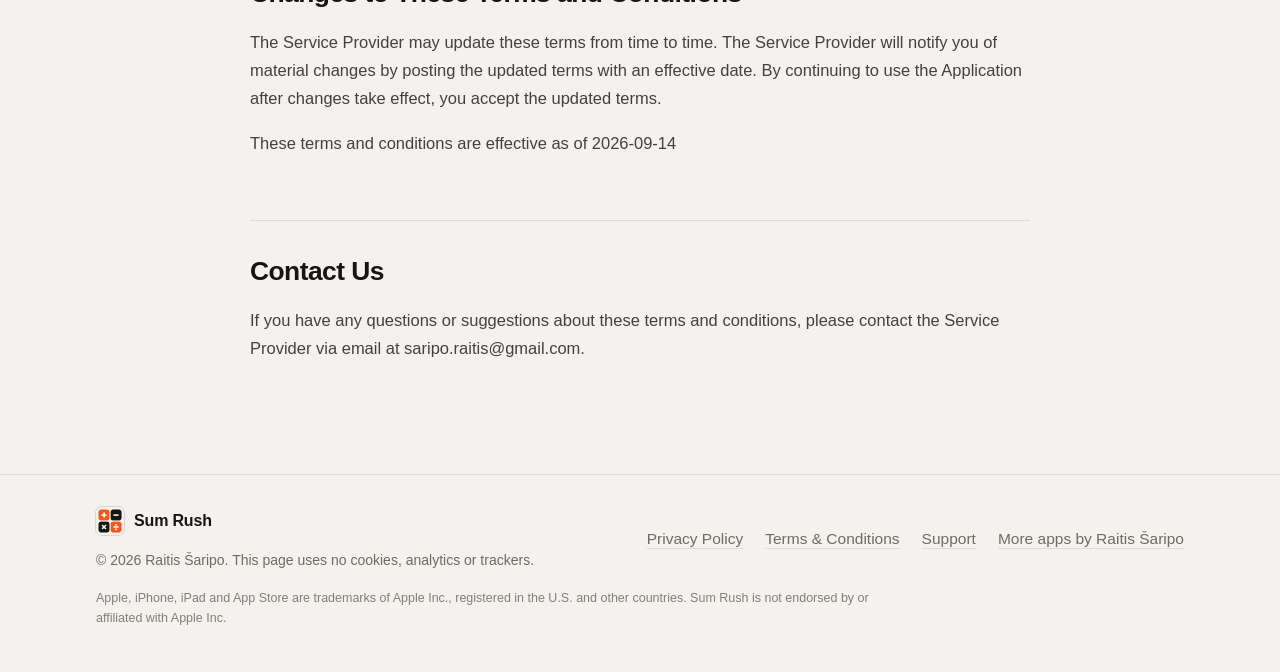
<file: terms-and-conditions.html>
<!doctype html>
<html lang="en">
<head>
    <meta charset="utf-8" />
    <meta name="viewport" content="width=device-width, initial-scale=1, viewport-fit=cover" />
    <title>Terms &amp; Conditions – Sum Rush</title>
    <meta name="description" content="Terms and Conditions for the Sum Rush app: licence, in-app purchases, advertising and your rights." />
    <meta name="theme-color" content="#F4F2EE" />
    <meta name="color-scheme" content="light" />
    <link rel="canonical" href="https://raichibald.github.io/sumrush.github.io/terms-and-conditions.html" />
    <link rel="icon" type="image/png" href="favicon.png" />
    <link rel="apple-touch-icon" href="apple-touch-icon.png" />
    <link rel="stylesheet" href="styles.css" />
    <link rel="stylesheet" href="legal.css" />
</head>
<body>
    <a class="skip" href="#main">Skip to content</a>

    <header class="site-header" id="top">
        <div class="wrap bar">
            <a class="brand" href="./" aria-label="Sum Rush home">
                <img src="assets/icon-192.webp" width="36" height="36" alt="" />
                <span>Sum Rush</span>
            </a>
            <nav class="nav" aria-label="Primary">
                <a href="./#features">How it plays</a>
                <a href="./#screens">Screens</a>
                <a href="./#faq">Questions</a>
                <a href="./#support">Support</a>
            </nav>
            <a class="btn btn-sm" href="https://apps.apple.com/app/id6811618142">Get the app</a>
        </div>
    </header>

    <main id="main">
        <div class="doc-wrap">
            <a class="doc-back" href="./">
                <svg viewBox="0 0 24 24" width="18" height="18" aria-hidden="true"><path d="M15 6l-6 6 6 6" /></svg>
                Back to Sum Rush
            </a>
            <article class="doc">
        <h1>Terms &amp; Conditions</h1>
                <details class="toc" data-toc open>
                    <summary>On this page</summary>
                    <ol>
                    <li><a href="#licence">Licence</a></li>
                    <li><a href="#acceptable-use">Acceptable use</a></li>
                    <li><a href="#intellectual-property">Intellectual property</a></li>
                    <li><a href="#coins-abilities-and-in-app-purchases">Coins, abilities and in-app purchases</a></li>
                    <li><a href="#advertising">Advertising</a></li>
                    <li><a href="#third-party-services">Third-party services</a></li>
                    <li><a href="#internet-connection-and-charges">Internet connection and charges</a></li>
                    <li><a href="#updates-and-availability">Updates and availability</a></li>
                    <li><a href="#disclaimer">Disclaimer</a></li>
                    <li><a href="#limitation-of-liability">Limitation of liability</a></li>
                    <li><a href="#termination">Termination</a></li>
                    <li><a href="#apple">Apple</a></li>
                    <li><a href="#governing-law">Governing law</a></li>
                    <li><a href="#changes-to-these-terms-and-conditions">Changes to These Terms and Conditions</a></li>
                    <li><a href="#contact-us">Contact Us</a></li>
                    </ol>
                </details>

        <p>
            These terms and conditions apply to the Sum Rush app for mobile devices, together with any related services
            operated by Raitis Šaripo (collectively, the "Application"). Raitis Šaripo is hereby referred to as the
            "Service Provider". The Application is provided as a free, ad-supported service with optional in-app
            purchases.
        </p>
        <p>
            By downloading or using the Application, you automatically agree to these terms. Please read them carefully
            before using the Application. If you do not agree, please do not use the Application.
        </p>
        <br /><h2 id="licence">Licence</h2>
        <p>
            The Application is licensed to you, not sold, under Apple's
            <a
                href="https://www.apple.com/legal/internet-services/itunes/dev/stdeula/"
                target="_blank"
                rel="noopener noreferrer"
                >Licensed Application End User License Agreement</a
            >
            (the "Apple EULA"). These terms add to the Apple EULA. The Service Provider grants you a personal,
            non-exclusive, non-transferable, revocable licence to use the Application on Apple devices you own or
            control, for non-commercial entertainment.
        </p>
        <br /><h2 id="acceptable-use">Acceptable use</h2>
        <p>You agree not to:</p>
        <ul>
            <li>
                copy, modify, reverse engineer, decompile or create derivative works of the Application, except where
                the law allows this despite this restriction;
            </li>
            <li>
                use cheats, automation, exploits or modified versions of the Application, or manipulate coins, scores
                or purchases;
            </li>
            <li>interfere with the Application's advertising, for example by generating fraudulent ad views or clicks;</li>
            <li>use the Application for any unlawful purpose.</li>
        </ul>
        <br /><h2 id="intellectual-property">Intellectual property</h2>
        <p>
            The Application, including its name, logo, icon, design, puzzles, code, sounds and text, belongs to the
            Service Provider or its licensors and is protected by intellectual-property laws. These terms do not
            transfer any ownership to you.
        </p>
        <br /><h2 id="coins-abilities-and-in-app-purchases">Coins, abilities and in-app purchases</h2>
        <ul>
            <li>
                Coins and abilities (Time Freeze, Skip and Hint) are a limited licence to use virtual items inside the
                Application. They have no monetary value, cannot be exchanged for money or anything else of value, and
                cannot be transferred to another person.
            </li>
            <li>
                Coins can be earned by playing or bought in coin packs. Coins, abilities and progress are stored only on
                your device. They are not backed up by the Service Provider and are lost if you delete the Application,
                change device, or reset your device.
            </li>
            <li>
                Coin packs are consumable and cannot be restored once delivered. Remove Ads is a one-time,
                non-consumable purchase that can be restored on your devices in the Application's Settings under
                Restore Purchases.
            </li>
            <li>
                All purchases are processed by Apple under the Apple Media Services Terms and Conditions. Refunds are
                handled by Apple and can be requested at
                <a href="https://reportaproblem.apple.com" target="_blank" rel="noopener noreferrer"
                    >reportaproblem.apple.com</a
                >. Nothing in these terms limits any refund rights you have under applicable consumer law.
            </li>
            <li>
                The Service Provider may adjust the game's economy, such as coin rewards or ability prices, to keep the
                game balanced, but will not remove coins you already hold.
            </li>
        </ul>
        <br /><h2 id="advertising">Advertising</h2>
        <p>
            The Application is supported by advertising provided by Google AdMob, shown on menu screens and as optional
            rewarded videos. The Service Provider is not responsible for the content of third-party ads or for the
            products and websites they link to. How ads use data is explained in the
            <a href="privacy-policy.html">Privacy Policy</a>.
        </p>
        <br /><h2 id="third-party-services">Third-party services</h2>
        <p>
            The Application uses third-party services that have their own Terms and Conditions. Below are the links to
            the Terms and Conditions of the third-party service providers used by the Application:
        </p>
        <ul>
            <li>
                <a href="https://developers.google.com/admob/terms" target="_blank" rel="noopener noreferrer">AdMob</a>
            </li>
            <li>
                <a href="https://firebase.google.com/terms/analytics" target="_blank" rel="noopener noreferrer"
                    >Google Analytics for Firebase</a
                >
            </li>
            <li>
                <a href="https://firebase.google.com/terms/crashlytics" target="_blank" rel="noopener noreferrer"
                    >Firebase Crashlytics</a
                >
            </li>
            <li>
                <a href="https://www.apple.com/legal/internet-services/itunes/" target="_blank" rel="noopener noreferrer"
                    >Apple Media Services</a
                >
            </li>
        </ul>
        <br /><h2 id="internet-connection-and-charges">Internet connection and charges</h2>
        <p>
            Puzzles can be played without an internet connection, but ads, in-app purchases, analytics and crash
            reporting need one. If you use the Application on a mobile network, your mobile provider's data charges may
            apply, and the Service Provider is not responsible for them.
        </p>
        <br /><h2 id="updates-and-availability">Updates and availability</h2>
        <p>
            The Service Provider may update, change or discontinue the Application or any feature at any time. Some
            updates may be required to keep using the Application. The Service Provider does not guarantee that the
            Application will always be available, uninterrupted or error-free, or that it will continue to support the
            version of iOS installed on your device.
        </p>
        <br /><h2 id="disclaimer">Disclaimer</h2>
        <p>
            To the fullest extent permitted by law, the Application is provided "as is" and "as available", without
            warranties of any kind, express or implied. Sum Rush is an entertainment game; it is not an educational
            assessment and makes no promise of any learning outcome. This section does not affect warranties or rights
            you have as a consumer that cannot be excluded by law.
        </p>
        <br /><h2 id="limitation-of-liability">Limitation of liability</h2>
        <p>
            To the fullest extent permitted by law, the Service Provider is not liable for any indirect, incidental,
            special or consequential damages, or for any loss of data, virtual items or progress, arising from your use
            of the Application. The Service Provider's total liability for any claim relating to the Application is
            limited to the amount you paid for in-app purchases in the 12 months before the claim. Nothing in these
            terms limits liability for death or personal injury caused by negligence, for fraud, or any other liability
            that cannot be limited by law.
        </p>
        <br /><h2 id="termination">Termination</h2>
        <p>
            You may stop using the Application at any time by deleting it. The Service Provider may end or suspend your
            licence if you seriously breach these terms. The sections on coins and in-app purchases, intellectual
            property, the disclaimer, limitation of liability and governing law continue to apply after termination.
        </p>
        <br /><h2 id="apple">Apple</h2>
        <p>
            These terms are between you and the Service Provider, not Apple. Apple is not responsible for the
            Application or its content, has no obligation to provide maintenance or support, and is not responsible
            for any claims relating to the Application, including product liability, legal compliance or
            intellectual-property claims. If the Application fails to conform to an applicable warranty, you may notify
            Apple, and Apple will refund the purchase price of the Application, if any. Apple and its subsidiaries are
            third-party beneficiaries of these terms and may enforce them against you.
        </p>
        <br /><h2 id="governing-law">Governing law</h2>
        <p>
            These terms are governed by the laws of the Republic of Latvia. If you are a consumer, you also keep the
            protection of the mandatory laws of the country where you live, and you may bring claims in the courts of
            that country.
        </p>
        <br /><h2 id="changes-to-these-terms-and-conditions">Changes to These Terms and Conditions</h2>
        <p>
            The Service Provider may update these terms from time to time. The Service Provider will notify you of
            material changes by posting the updated terms with an effective date. By continuing to use the Application
            after changes take effect, you accept the updated terms.
        </p>
        <br />
        <p>These terms and conditions are effective as of 2026-09-14</p>
        <br /><h2 id="contact-us">Contact Us</h2>
        <p>
            If you have any questions or suggestions about these terms and conditions, please contact the Service
            Provider via email at saripo.raitis@gmail.com.
        </p>
    
            </article>
        </div>
    </main>

    <footer class="site-footer">
        <div class="wrap foot-grid">
            <div>
                <a class="brand" href="./">
                    <img src="assets/icon-192.webp" width="28" height="28" alt="" />
                    <span>Sum Rush</span>
                </a>
                <p class="copy">&copy; 2026 Raitis &Scaron;aripo. This page uses no cookies, analytics or trackers.</p>
            </div>
            <nav class="links" aria-label="Legal and support">
                <a href="privacy-policy.html">Privacy Policy</a>
                <a href="terms-and-conditions.html">Terms &amp; Conditions</a>
                <a href="./#support">Support</a>
                <a href="https://raichibald.github.io/">More apps by Raitis &Scaron;aripo</a>
            </nav>
        </div>
        <div class="wrap">
            <p class="legal">
                Apple, iPhone, iPad and App Store are trademarks of Apple Inc., registered in the U.S. and other
                countries. Sum Rush is not endorsed by or affiliated with Apple Inc.
            </p>
        </div>
    </footer>

    <script src="script.js" defer></script>
</body>
</html>
</file>
<file: styles.css>
/* Sum Rush landing page. Tokens mirror the app's design system. */
:root {
    color-scheme: light;
    --bg: #F4F2EE;
    --bg-alt: #ECE9E3;
    --surface: #FFFFFF;
    --raised: #FBFAF7;
    --border: #E0DCD3;
    --text: #171511;
    --muted: #6F6A62;
    --accent: #F4581C;
    --accent-text: #BF4208;
    --btn: #D6480F;
    --btn-hover: #B93C0A;
    --on-btn: #FFFFFF;
    --accent-soft: #FCEAE1;
    --glow-a: rgba(252, 234, 225, 0.95);
    --glow-b: rgba(233, 228, 243, 0.9);
    --shadow: 0 26px 50px -20px rgba(23, 21, 17, 0.38);
    --header-bg: color-mix(in srgb, #F4F2EE 82%, transparent);
    --font-display: ui-rounded, "SF Pro Rounded", -apple-system, BlinkMacSystemFont, "SF Pro Display", "Segoe UI", Roboto, Arial, sans-serif;
    --hw: 800;
    --ht: -0.03em;
    --hc: none;
    --h1-size: clamp(36px, 6.4vw, 62px);
    --h1-lh: 1.05;
    --h2-size: clamp(28px, 4.4vw, 42px);
    --h3-size: 21px;
    --t1: #FAE4D4;
    --t2: #DFEDE3;
    --t3: #F8ECCF;
    --t4: #E9E4F3;
}

*,
*::before,
*::after {
    box-sizing: border-box;
}
html {
    scroll-behavior: smooth;
    scroll-padding-top: 76px;
    -webkit-text-size-adjust: 100%;
    background: var(--bg);
}
body {
    margin: 0;
    background: var(--bg);
    color: var(--text);
    font-family: -apple-system, BlinkMacSystemFont, "SF Pro Text", "SF Pro Display", "Segoe UI", Roboto, "Helvetica Neue", Arial, sans-serif;
    font-size: 17px;
    line-height: 1.55;
    -webkit-font-smoothing: antialiased;
    text-rendering: optimizeLegibility;
}
img,
svg {
    display: block;
    max-width: 100%;
}
a {
    color: inherit;
}
h1,
h2,
h3,
h4,
p,
ul,
ol,
figure {
    margin: 0;
    padding: 0;
}
ul,
ol {
    list-style: none;
}
h1,
h2,
h3 {
    font-family: var(--font-display);
    font-weight: var(--hw);
    letter-spacing: var(--ht);
    text-transform: var(--hc);
}
:focus-visible {
    outline: 2px solid var(--accent-text);
    outline-offset: 3px;
    border-radius: 6px;
}
.skip {
    position: absolute;
    left: 12px;
    top: -60px;
    z-index: 100;
    padding: 10px 16px;
    background: var(--btn);
    color: var(--on-btn);
    font-weight: 600;
    border-radius: 999px;
    text-decoration: none;
}
.skip:focus {
    top: 12px;
}
.wrap {
    width: 100%;
    max-width: 1152px;
    margin-inline: auto;
    padding-inline: clamp(16px, 4vw, 32px);
}
.hl {
    color: var(--accent-text);
}

/* Header */
.site-header {
    position: sticky;
    top: 0;
    z-index: 50;
    background: var(--header-bg);
    -webkit-backdrop-filter: saturate(1.4) blur(18px);
    backdrop-filter: saturate(1.4) blur(18px);
    border-bottom: 1px solid var(--border);
}
.bar {
    display: flex;
    align-items: center;
    justify-content: space-between;
    gap: 20px;
    height: 64px;
}
.brand {
    display: inline-flex;
    align-items: center;
    gap: 10px;
    text-decoration: none;
    font-weight: 700;
    font-size: 18px;
    letter-spacing: -0.01em;
}
.brand img {
    border-radius: 22.37%;
    box-shadow: 0 0 0 1px rgba(128, 128, 128, 0.25);
}
.nav {
    display: none;
    gap: 26px;
    font-size: 15px;
    color: var(--muted);
}
.nav a {
    text-decoration: none;
    transition: color 0.2s;
}
.nav a:hover {
    color: var(--text);
}

/* Buttons */
.btn {
    display: inline-flex;
    align-items: center;
    justify-content: center;
    height: 44px;
    padding: 0 22px;
    border: 0;
    border-radius: 999px;
    background: var(--btn);
    color: var(--on-btn);
    font: 650 16px/1 -apple-system, BlinkMacSystemFont, "SF Pro Text", "Segoe UI", Roboto, Arial, sans-serif;
    text-decoration: none;
    cursor: pointer;
    transition: transform 0.15s, background 0.15s;
}
.btn:hover {
    background: var(--btn-hover);
    transform: translateY(-1px);
}
.btn:active {
    transform: none;
}
.btn-sm {
    height: 38px;
    padding: 0 18px;
    font-size: 15px;
}
.btn-lg {
    height: 54px;
    padding: 0 28px;
    font-size: 17px;
}
.btn-ghost {
    background: var(--surface);
    color: var(--text);
    box-shadow: inset 0 0 0 1px var(--border);
}
.btn-ghost:hover {
    background: var(--raised);
}

/* Hero */
.hero {
    position: relative;
    overflow: hidden;
    padding-block: clamp(36px, 7vw, 88px) clamp(36px, 6vw, 72px);
}
.hero::before {
    content: "";
    position: absolute;
    inset: 0;
    pointer-events: none;
    background: radial-gradient(55% 60% at 82% 38%, var(--glow-a), transparent 72%),
        radial-gradient(45% 50% at 4% 0%, var(--glow-b), transparent 70%);
}
.hero-grid {
    position: relative;
    display: grid;
    gap: clamp(32px, 6vw, 56px);
    align-items: center;
}
.chip {
    display: inline-flex;
    align-items: center;
    gap: 9px;
    padding: 7px 14px 7px 12px;
    border: 1px solid var(--border);
    border-radius: 999px;
    background: var(--surface);
    color: var(--muted);
    font-size: 14px;
    font-weight: 500;
}
.dot {
    width: 8px;
    height: 8px;
    border-radius: 50%;
    background: var(--accent);
}
h1 {
    margin-top: 20px;
    font-size: var(--h1-size);
    line-height: var(--h1-lh);
}
.lead {
    margin-top: 20px;
    max-width: 32em;
    font-size: clamp(17px, 2.2vw, 20px);
    line-height: 1.55;
    color: var(--muted);
}
.cta-row {
    display: flex;
    flex-wrap: wrap;
    gap: 12px;
    margin-top: 30px;
}
.facts {
    display: flex;
    flex-wrap: wrap;
    gap: 8px 18px;
    margin-top: 26px;
    font-size: 14.5px;
    color: var(--muted);
}
.facts li::before {
    content: "";
    display: inline-block;
    width: 6px;
    height: 6px;
    margin: 0 9px 2px 0;
    border-radius: 50%;
    background: var(--accent);
}
.stack {
    display: flex;
    align-items: center;
    justify-content: center;
    width: 100%;
    max-width: 520px;
    margin-inline: auto;
}
.stack img {
    width: 33%;
    height: auto;
    border-radius: clamp(14px, 2.6vw, 24px);
    box-shadow: var(--shadow);
}
.stack img:nth-child(1) {
    margin-right: -3%;
    transform: translateY(6%) rotate(-4deg);
    z-index: 1;
}
.stack img:nth-child(2) {
    width: 42%;
    z-index: 3;
}
.stack img:nth-child(3) {
    margin-left: -3%;
    transform: translateY(6%) rotate(4deg);
    z-index: 2;
}

/* Sections */
.section {
    padding-block: clamp(48px, 8vw, 96px);
}
.section.alt {
    background: var(--bg-alt);
    border-block: 1px solid var(--border);
}
.eyebrow {
    margin-bottom: 12px;
    font-size: 13px;
    font-weight: 700;
    letter-spacing: 0.12em;
    text-transform: uppercase;
    color: var(--accent-text);
}
h2 {
    font-size: var(--h2-size);
    line-height: 1.1;
}
.section-lead {
    margin-top: 14px;
    max-width: 38em;
    font-size: 18px;
    color: var(--muted);
}
.cards {
    display: grid;
    grid-template-columns: 1fr;
    gap: 14px;
    margin-top: clamp(28px, 4vw, 44px);
}
.card {
    padding: 24px;
    border: 1px solid var(--border);
    border-radius: 20px;
    background: var(--surface);
}
.cards.tinted .card {
    border-color: transparent;
}
.cards.tinted .card:nth-child(4n + 1) {
    background: var(--t1);
}
.cards.tinted .card:nth-child(4n + 2) {
    background: var(--t2);
}
.cards.tinted .card:nth-child(4n + 3) {
    background: var(--t3);
}
.cards.tinted .card:nth-child(4n + 4) {
    background: var(--t4);
}
.num {
    display: grid;
    place-items: center;
    width: 34px;
    height: 34px;
    margin-bottom: 16px;
    border-radius: 50%;
    background: var(--accent-soft);
    color: var(--accent-text);
    font-size: 14px;
    font-weight: 750;
    font-variant-numeric: tabular-nums;
}
.cards.tinted .num {
    background: rgba(255, 255, 255, 0.7);
}
h3 {
    font-size: var(--h3-size);
    line-height: 1.2;
}
.card p {
    margin-top: 8px;
    font-size: 16px;
    color: var(--muted);
}
.cards.tinted .card p {
    color: #4d4943;
}

/* Gallery: a full-bleed row that snaps and peeks past the edge, like the Countless page */
.gallery-track {
    display: flex;
    gap: 28px;
    margin-top: clamp(16px, 3vw, 28px);
    padding: 16px max(clamp(16px, 4vw, 32px), calc((100% - 1088px) / 2)) 40px;
    overflow-x: auto;
    scroll-snap-type: x mandatory;
    scroll-padding-inline: max(clamp(16px, 4vw, 32px), calc((100% - 1088px) / 2));
    scrollbar-width: none;
    -webkit-overflow-scrolling: touch;
}
.gallery-track::-webkit-scrollbar {
    display: none;
}
.gallery-track figure {
    flex: none;
    margin: 0;
    scroll-snap-align: start;
}
.gallery-track img {
    width: 250px;
    height: auto;
    aspect-ratio: 1000 / 2173;
    border-radius: 24px;
    box-shadow: var(--shadow);
}
.gallery-track figcaption {
    width: 250px;
    margin-top: 20px;
    font-size: 15px;
    line-height: 1.4;
    color: var(--muted);
}
.gallery-track figcaption strong {
    display: block;
    margin-bottom: 2px;
    font-size: 17px;
    color: var(--text);
}
.gallery-ctrl {
    display: none;
    justify-content: flex-end;
    gap: 10px;
}
.arrow {
    display: grid;
    place-items: center;
    width: 46px;
    height: 46px;
    padding: 0;
    border: 1px solid var(--border);
    border-radius: 50%;
    background: var(--surface);
    color: var(--text);
    cursor: pointer;
    transition: background 0.2s, border-color 0.2s;
}
.arrow:hover {
    background: var(--raised);
    border-color: var(--accent);
}
.arrow svg {
    width: 22px;
    height: 22px;
    fill: none;
    stroke: currentColor;
    stroke-width: 2;
    stroke-linecap: round;
    stroke-linejoin: round;
}

/* Plans */
.plans {
    display: grid;
    grid-template-columns: 1fr;
    gap: 16px;
    margin-top: clamp(28px, 4vw, 44px);
}
.plan {
    padding: 26px;
    border: 1px solid var(--border);
    border-radius: 22px;
    background: var(--surface);
}
.plan.featured {
    border-color: var(--accent);
    background: var(--raised);
}
.plan h3 {
    font-size: calc(var(--h3-size) * 1.05);
}
.plan .sub {
    margin-top: 6px;
    font-size: 15.5px;
    color: var(--muted);
}
.ticks {
    display: grid;
    gap: 12px;
    margin-top: 18px;
}
.ticks.cols {
    gap: 12px 40px;
}
.ticks li {
    position: relative;
    padding-left: 28px;
    font-size: 16px;
}
.ticks li::before {
    content: "";
    position: absolute;
    left: 2px;
    top: 0.5em;
    width: 12px;
    height: 7px;
    border-left: 2.5px solid var(--accent-text);
    border-bottom: 2.5px solid var(--accent-text);
    transform: rotate(-45deg);
}
.fine {
    margin-top: 20px;
    max-width: 52em;
    font-size: 14px;
    line-height: 1.55;
    color: var(--muted);
}

/* FAQ */
.faq {
    max-width: 780px;
    margin-top: clamp(24px, 4vw, 40px);
    border-top: 1px solid var(--border);
}
.faq details {
    border-bottom: 1px solid var(--border);
}
.faq summary {
    position: relative;
    padding: 20px 40px 20px 0;
    font-size: 18px;
    font-weight: 650;
    line-height: 1.35;
    cursor: pointer;
    list-style: none;
}
.faq summary::-webkit-details-marker {
    display: none;
}
.faq summary::after {
    content: "";
    position: absolute;
    right: 6px;
    top: 50%;
    width: 9px;
    height: 9px;
    margin-top: -7px;
    border-right: 2.5px solid var(--muted);
    border-bottom: 2.5px solid var(--muted);
    transform: rotate(45deg);
    transition: transform 0.2s;
}
.faq details[open] summary::after {
    transform: rotate(-135deg);
    margin-top: -2px;
}
.faq p {
    padding: 0 40px 22px 0;
    color: var(--muted);
}

/* Support and final call */
.wrap.narrow {
    max-width: calc(780px + 2 * clamp(16px, 4vw, 32px));
}
.center {
    text-align: center;
}
.center .section-lead {
    margin-inline: auto;
}
.support-cta {
    margin-top: 32px;
}
.support-box {
    display: grid;
    gap: 22px;
    padding: clamp(24px, 4vw, 40px);
    border: 1px solid var(--border);
    border-radius: 24px;
    background: var(--surface);
}
.mail {
    font-weight: 650;
    color: var(--text);
    text-decoration: underline;
    text-decoration-color: var(--accent);
    text-underline-offset: 4px;
    overflow-wrap: anywhere;
}
.links {
    display: flex;
    flex-wrap: wrap;
    gap: 8px 22px;
    font-size: 15.5px;
}
.links a {
    color: var(--muted);
    text-decoration: underline;
    text-decoration-color: var(--border);
    text-underline-offset: 4px;
}
.links a:hover {
    color: var(--text);
    text-decoration-color: var(--accent);
}
.final {
    padding-block: clamp(56px, 9vw, 104px);
    text-align: center;
}
.final p {
    margin: 14px auto 0;
    max-width: 30em;
    color: var(--muted);
}
.final .btn {
    margin-top: 28px;
}

/* Footer */
.site-footer {
    padding-block: 32px 44px;
    border-top: 1px solid var(--border);
}
.foot-grid {
    display: flex;
    flex-wrap: wrap;
    align-items: center;
    justify-content: space-between;
    gap: 14px 24px;
}
.foot-grid .brand {
    font-size: 16px;
}
.foot-grid .brand img {
    border-radius: 22.37%;
}
.copy {
    margin-top: 6px;
    font-size: 14px;
    color: var(--muted);
}
.legal {
    margin-top: 18px;
    max-width: 62em;
    font-size: 12.5px;
    line-height: 1.55;
    color: var(--muted);
    opacity: 0.85;
}

@media (min-width: 640px) {
    .gallery-ctrl {
        display: flex;
    }
    .cards {
        grid-template-columns: repeat(2, 1fr);
    }
    .ticks.cols {
        grid-template-columns: repeat(2, 1fr);
    }
    .plans.two {
        grid-template-columns: repeat(2, 1fr);
    }
    .support-box {
        grid-template-columns: 1.1fr 1fr;
        align-items: center;
        gap: 40px;
    }
}
@media (min-width: 820px) {
    .nav {
        display: flex;
    }
}
@media (min-width: 900px) {
    .hero-grid {
        grid-template-columns: 1.05fr 0.95fr;
    }
    .stack {
        margin-inline: 0 0;
        justify-self: end;
    }
}
@media (min-width: 960px) {
    .cards {
        grid-template-columns: repeat(3, 1fr);
    }
}
@media (hover: none) {
    .gallery-ctrl {
        display: none;
    }
}
@media (max-width: 639px) {
    .btn-lg {
        flex: 1 1 100%;
    }
}
@media (prefers-reduced-motion: reduce) {
    html {
        scroll-behavior: auto;
    }
    .btn,
    .nav a,
    .arrow,
    .faq summary::after {
        transition: none;
    }
    .btn:hover {
        transform: none;
    }
}
</file>
<file: legal.css>
/* Privacy policy and terms: same tokens and chrome as the landing page (styles.css). Modelled on the Countless pages. */
:root {
    --doc-gutter: clamp(16px, 4vw, 32px);
}
.doc-wrap {
    width: 100%;
    max-width: calc(780px + var(--doc-gutter) * 2);
    margin-inline: auto;
    padding: clamp(32px, 6vw, 72px) var(--doc-gutter) clamp(48px, 8vw, 96px);
}

.doc-back {
    display: inline-flex;
    align-items: center;
    gap: 6px;
    margin-bottom: 28px;
    color: var(--muted);
    font-size: 15px;
    text-decoration: none;
    transition: color 0.2s;
}
.doc-back:hover {
    color: var(--text);
}
.doc-back svg {
    fill: none;
    stroke: currentColor;
    stroke-width: 2;
    stroke-linecap: round;
    stroke-linejoin: round;
}

.doc h1 {
    margin: 0 0 28px;
    font-size: clamp(2.3rem, 6.5vw, 3.6rem);
    line-height: 1.04;
    font-weight: var(--hw);
    letter-spacing: var(--ht);
}

.doc h2 {
    margin: 2.4em 0 0.7em;
    padding-top: 1.3em;
    border-top: 1px solid var(--border);
    font-size: clamp(1.3rem, 3.2vw, 1.65rem);
    line-height: 1.2;
    font-weight: 720;
    letter-spacing: -0.02em;
}

.doc p,
.doc li {
    color: color-mix(in srgb, var(--text) 80%, var(--bg));
    font-size: 16.5px;
    line-height: 1.7;
}
.doc p {
    margin: 0 0 1em;
}
.doc ul {
    margin: 0 0 1.2em;
    padding-left: 1.35em;
    list-style: disc;
}
.doc li {
    margin-bottom: 0.5em;
    padding-left: 0.25em;
}
.doc li::marker {
    color: var(--accent-text);
}
.doc a {
    color: var(--accent-text);
    text-decoration-color: color-mix(in srgb, var(--accent-text) 45%, transparent);
    text-underline-offset: 3px;
    transition: text-decoration-color 0.2s;
}
.doc a:hover {
    text-decoration-color: var(--accent-text);
}
.doc > br {
    display: none;
}

/* On this page */
.toc {
    margin: 0 0 32px;
    padding: 22px 24px;
    border-radius: 18px;
    background: var(--surface);
    border: 1px solid var(--border);
}
.toc summary {
    position: relative;
    margin: 0;
    padding-right: 28px;
    color: var(--accent-text);
    font-size: 12px;
    font-weight: 700;
    letter-spacing: 0.14em;
    text-transform: uppercase;
    list-style: none;
    cursor: pointer;
}
.toc summary::-webkit-details-marker {
    display: none;
}
.toc summary::after {
    content: "";
    position: absolute;
    right: 4px;
    top: 50%;
    width: 8px;
    height: 8px;
    margin-top: -6px;
    border-right: 2px solid var(--accent-text);
    border-bottom: 2px solid var(--accent-text);
    transform: rotate(45deg);
    transition: transform 0.25s;
}
.toc[open] summary {
    margin-bottom: 14px;
}
.toc[open] summary::after {
    margin-top: -1px;
    transform: rotate(-135deg);
}
.toc ol {
    margin: 0;
    padding-left: 1.4em;
    columns: 2 260px;
    column-gap: 36px;
    list-style: decimal;
}
.toc li {
    margin: 0 0 6px;
    padding-left: 0.2em;
    break-inside: avoid;
    font-size: 15px;
    line-height: 1.45;
}
.toc li::marker {
    color: var(--muted);
    font-size: 13px;
}
.toc a {
    color: var(--text);
    text-decoration: none;
}
.toc a:hover {
    color: var(--accent-text);
}
.doc .toc + p,
.doc .toc ~ h2:first-of-type {
    margin-top: 2em;
}

@media (max-width: 420px) {
    .toc {
        padding: 18px;
    }
}
</file>
